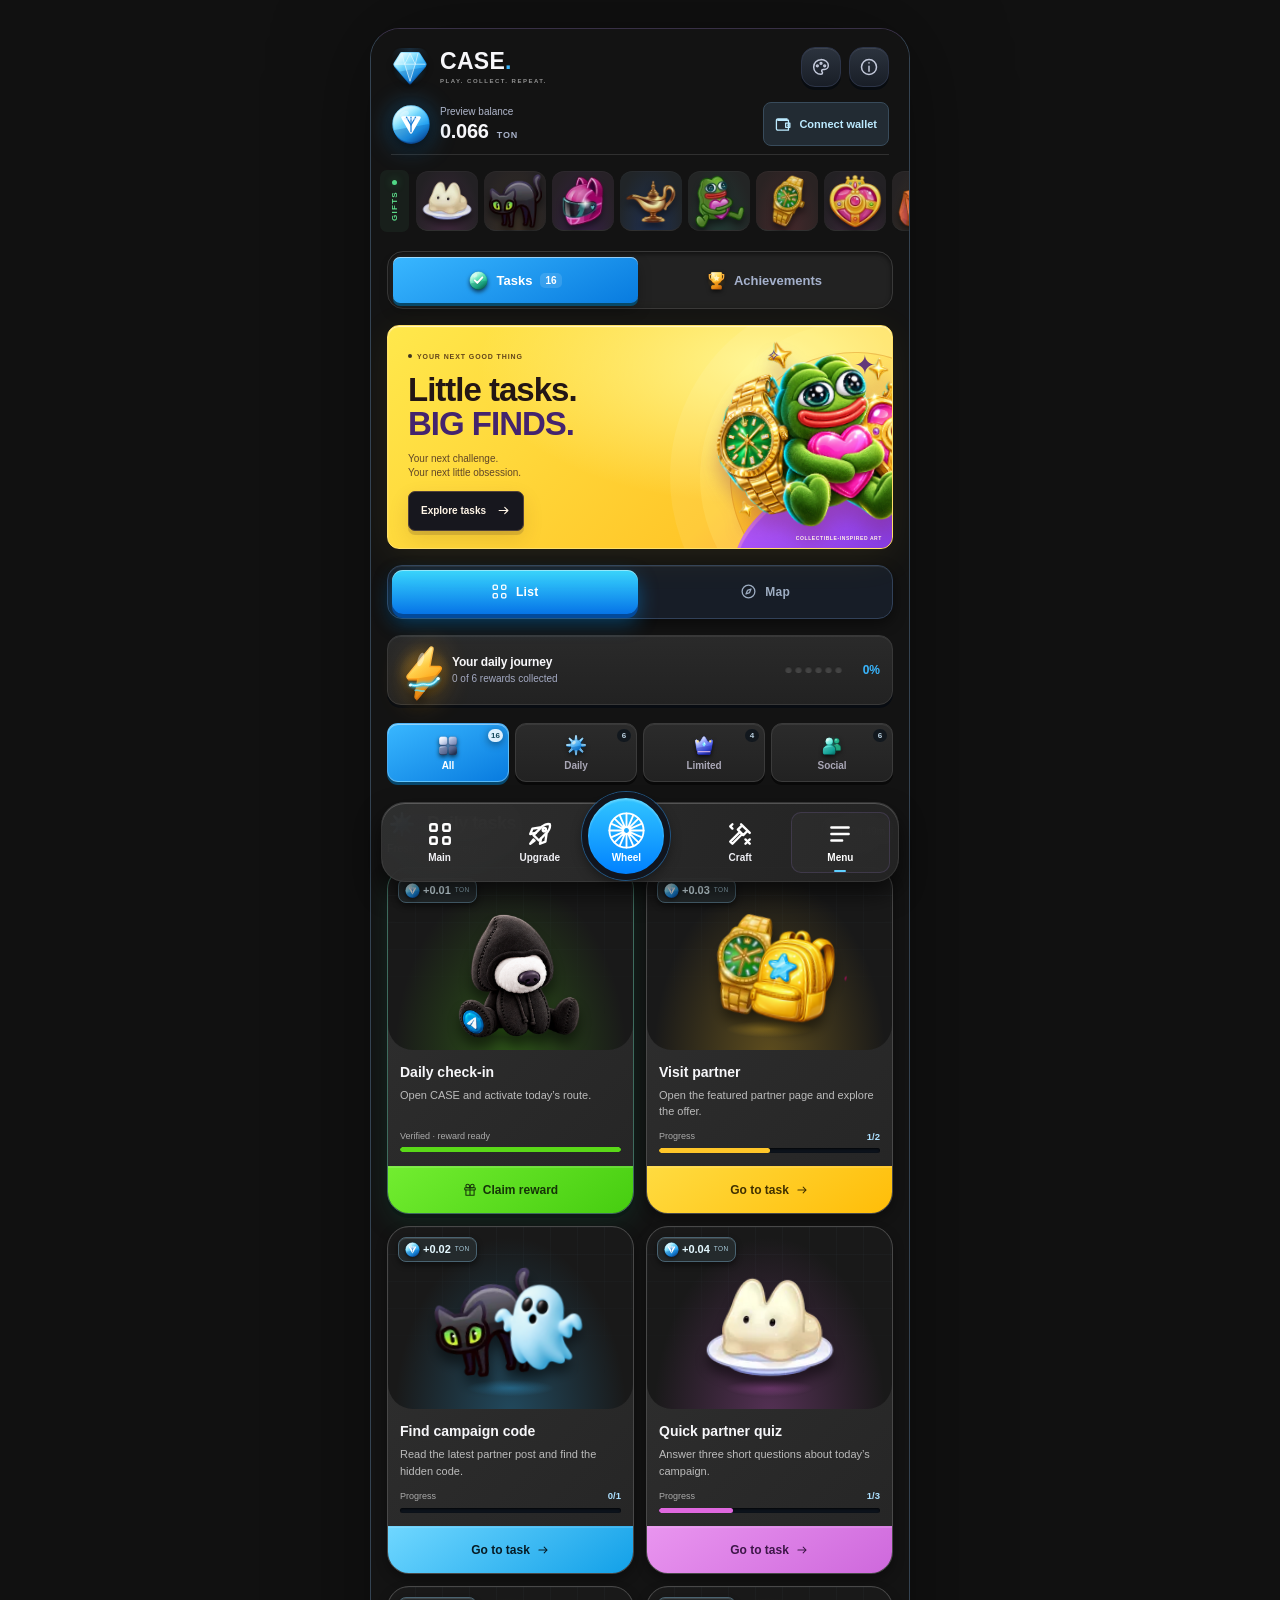
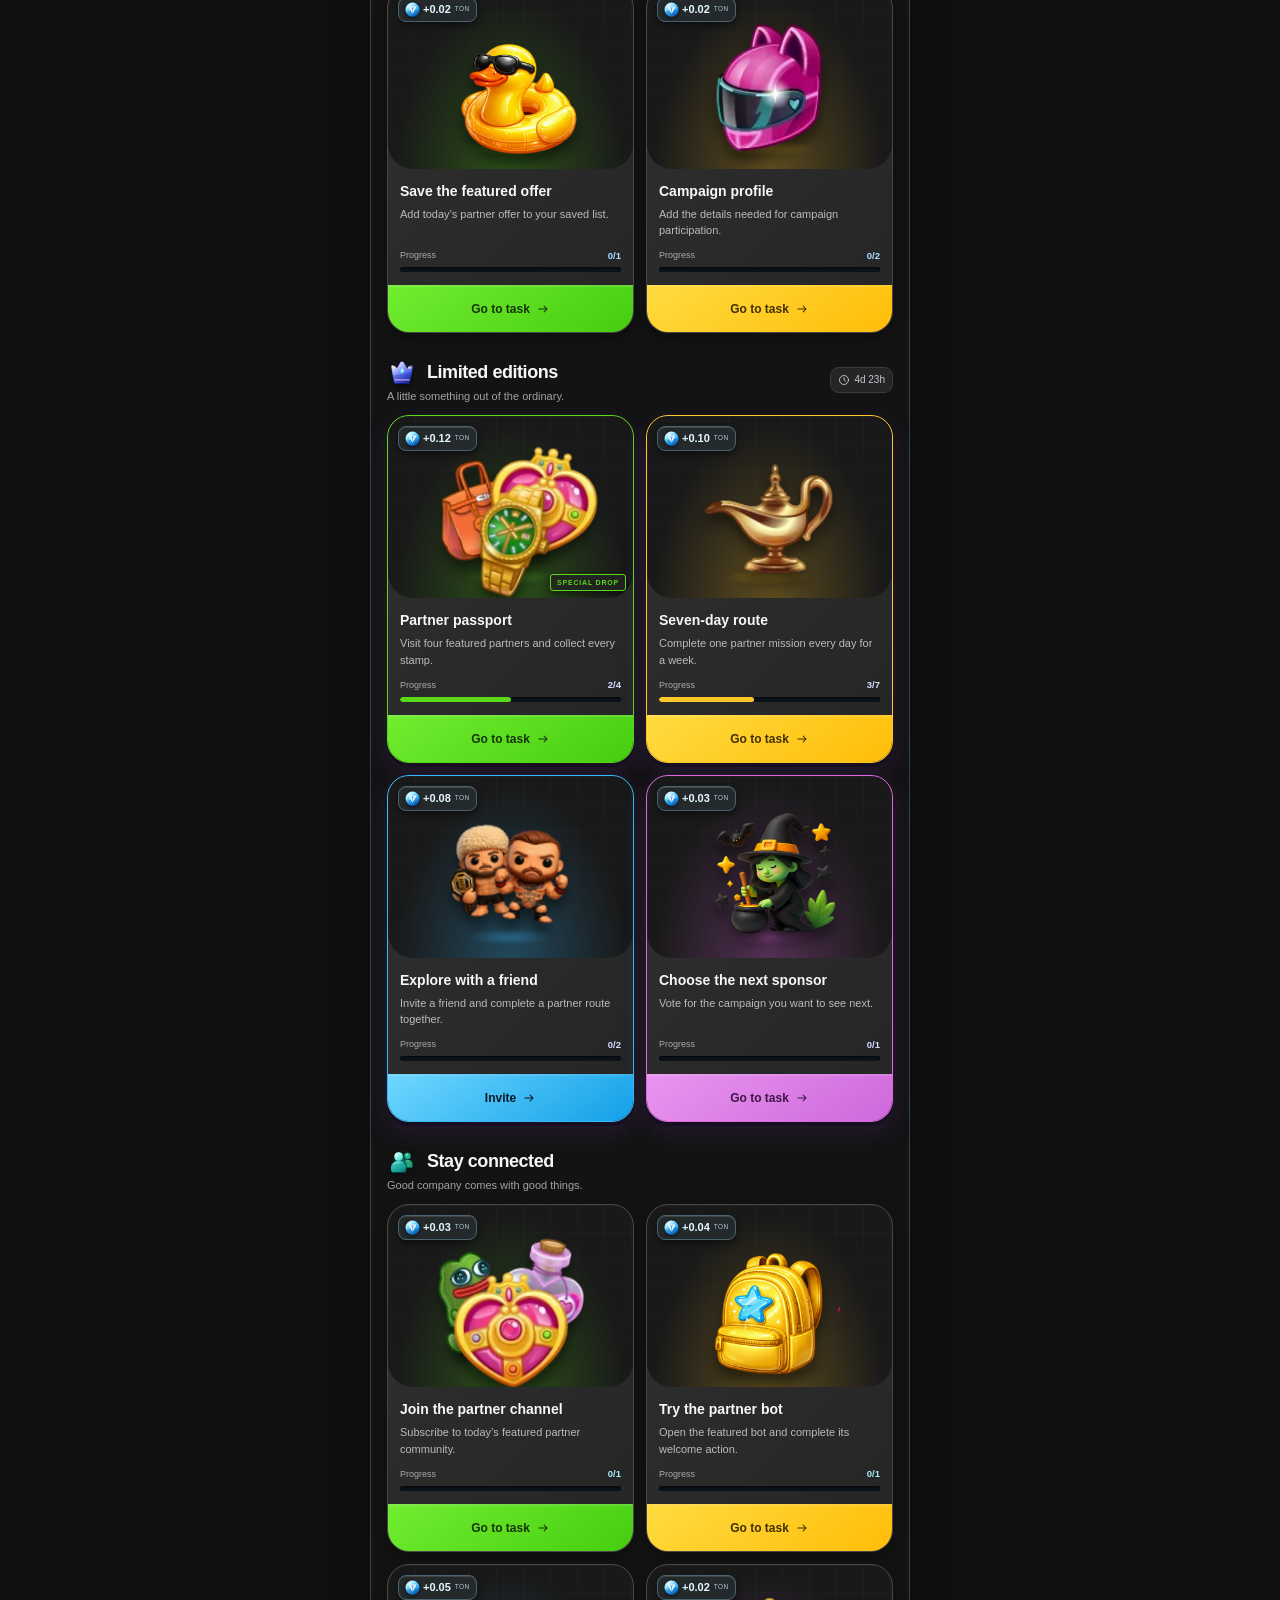
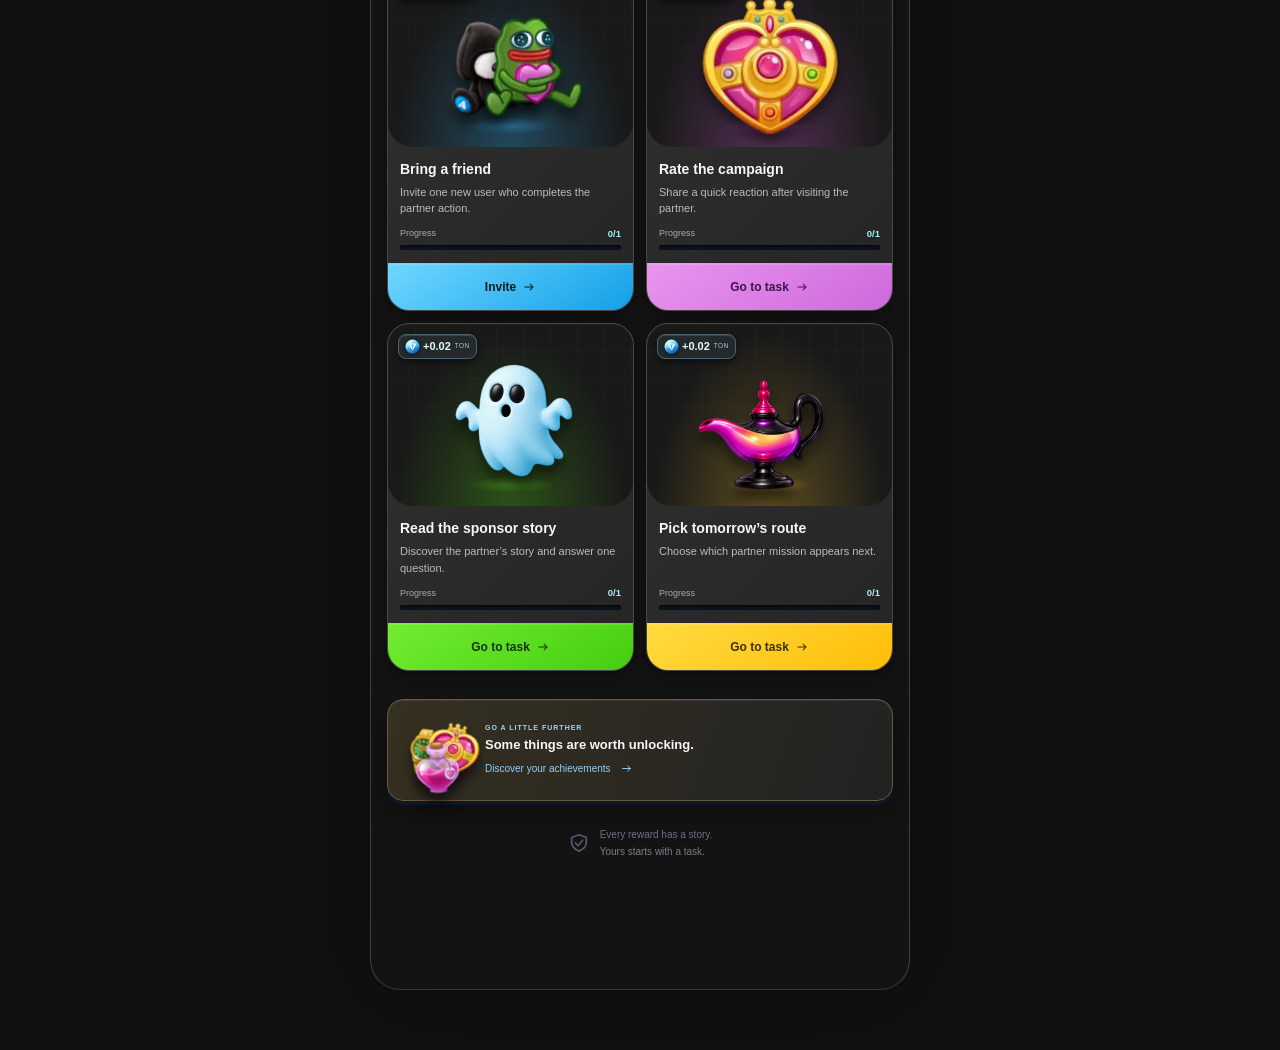
<file: index.html>
<!doctype html>
<html lang="en"><head><meta charset="utf-8"><meta name="viewport" content="width=device-width, initial-scale=1, viewport-fit=cover"><meta name="theme-color" content="#070b15"><meta name="color-scheme" content="dark"><title>CASE — Tasks & Rewards</title><meta name="description" content="CASE tasks, achievements and collectible rewards."><link rel="icon" href="assets/favicon-v2.svg" type="image/svg+xml"><link rel="stylesheet" href="styles.css?v=15"><link rel="stylesheet" href="mission.css?v=15"><link rel="stylesheet" href="nft.css?v=15"><link rel="stylesheet" href="road.css?v=15"></head><body><a class="skip-link" href="#tasks-content">Skip to rewards</a><div id="case-tasks-root"></div><script type="module">
import { mountCaseTasks } from './scripts/app.js?v=15';
const host = window.CASE_TASKS_HOST;
const displayHost = host || (await import('./preview/host.js?v=15')).createPreviewHost();
window.caseTasks = mountCaseTasks(document.getElementById('case-tasks-root'), {host:displayHost,review:!host,embedded:window.CASE_TASKS_EMBEDDED === true});
if(!host) document.querySelector('.balance-control small').textContent='Preview balance';
</script><noscript><p class="no-script">Please enable JavaScript to open your rewards.</p></noscript></body></html>
</file>
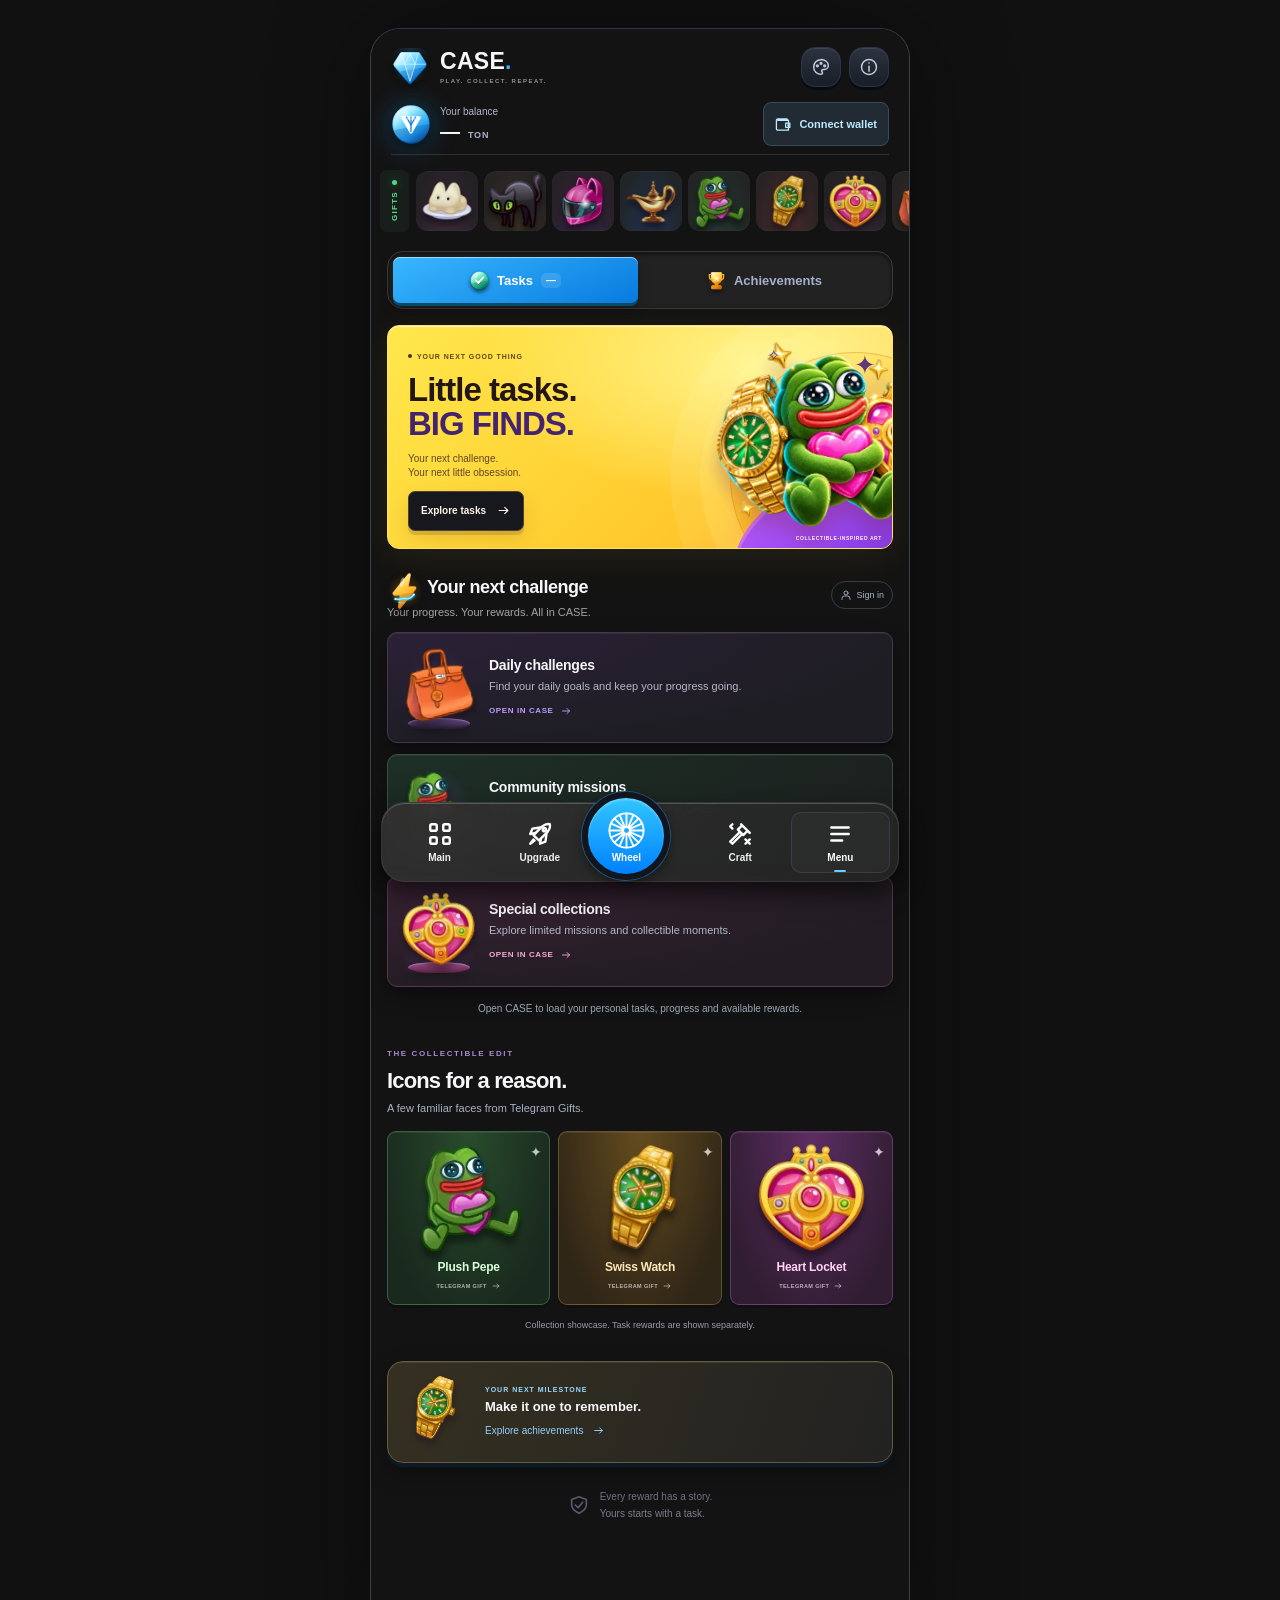
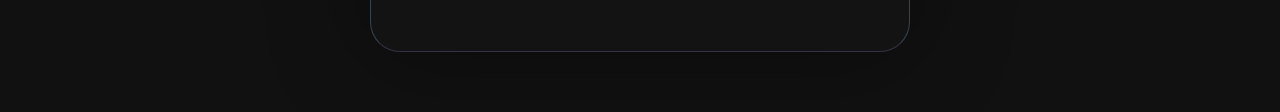
<file: embed.html>
<!doctype html>
<html lang="en"><head><meta charset="utf-8"><meta name="viewport" content="width=device-width, initial-scale=1, viewport-fit=cover"><meta name="theme-color" content="#070b15"><meta name="color-scheme" content="dark"><title>CASE — Tasks & Rewards</title><meta name="description" content="Explore CASE tasks, achievements and Telegram collectibles. Open CASE to see your personal progress and rewards."><link rel="icon" href="assets/favicon-v2.svg" type="image/svg+xml"><link rel="stylesheet" href="styles.css?v=15"><link rel="stylesheet" href="mission.css?v=15"><link rel="stylesheet" href="nft.css?v=15"><link rel="stylesheet" href="road.css?v=15"></head><body><a class="skip-link" href="#tasks-content">Skip to rewards</a><div id="case-tasks-root"></div><script type="module" src="scripts/main.js?v=15"></script><noscript><p class="no-script">Please enable JavaScript to open your rewards.</p></noscript></body></html>
</file>
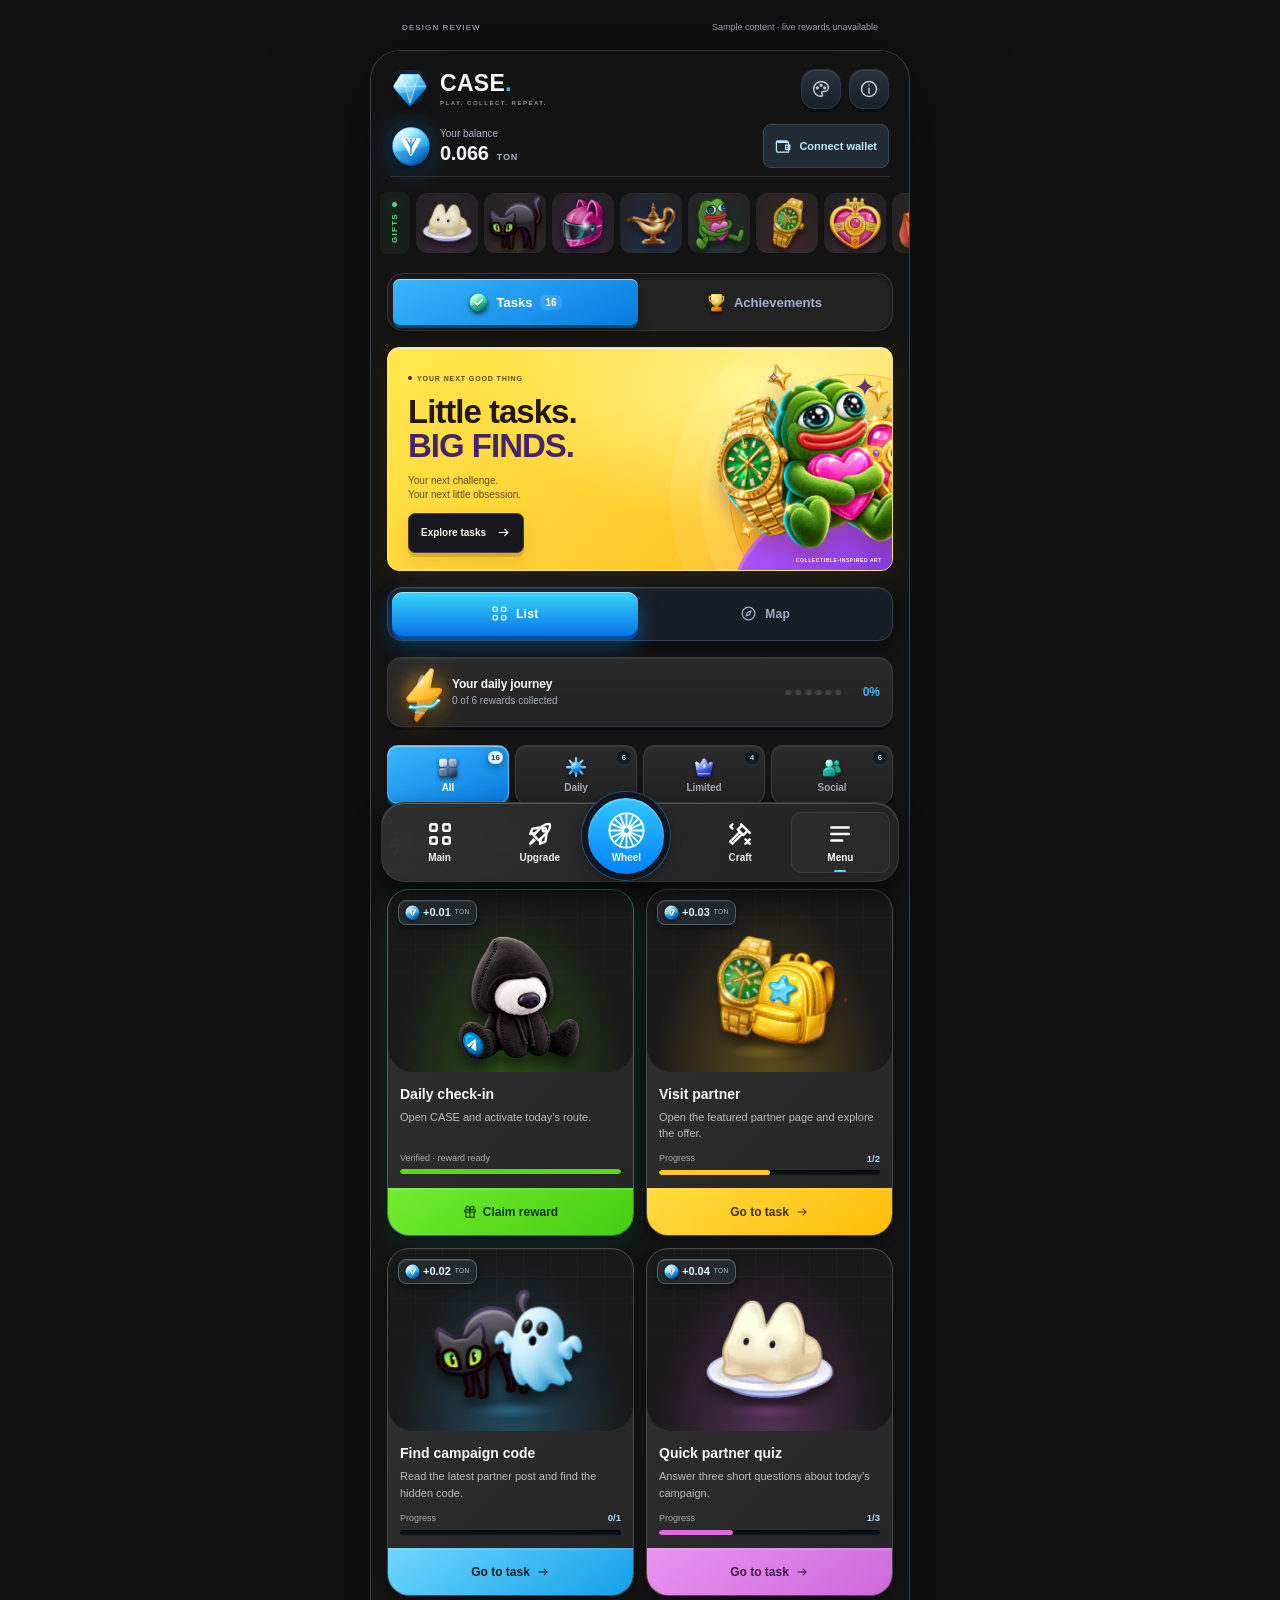
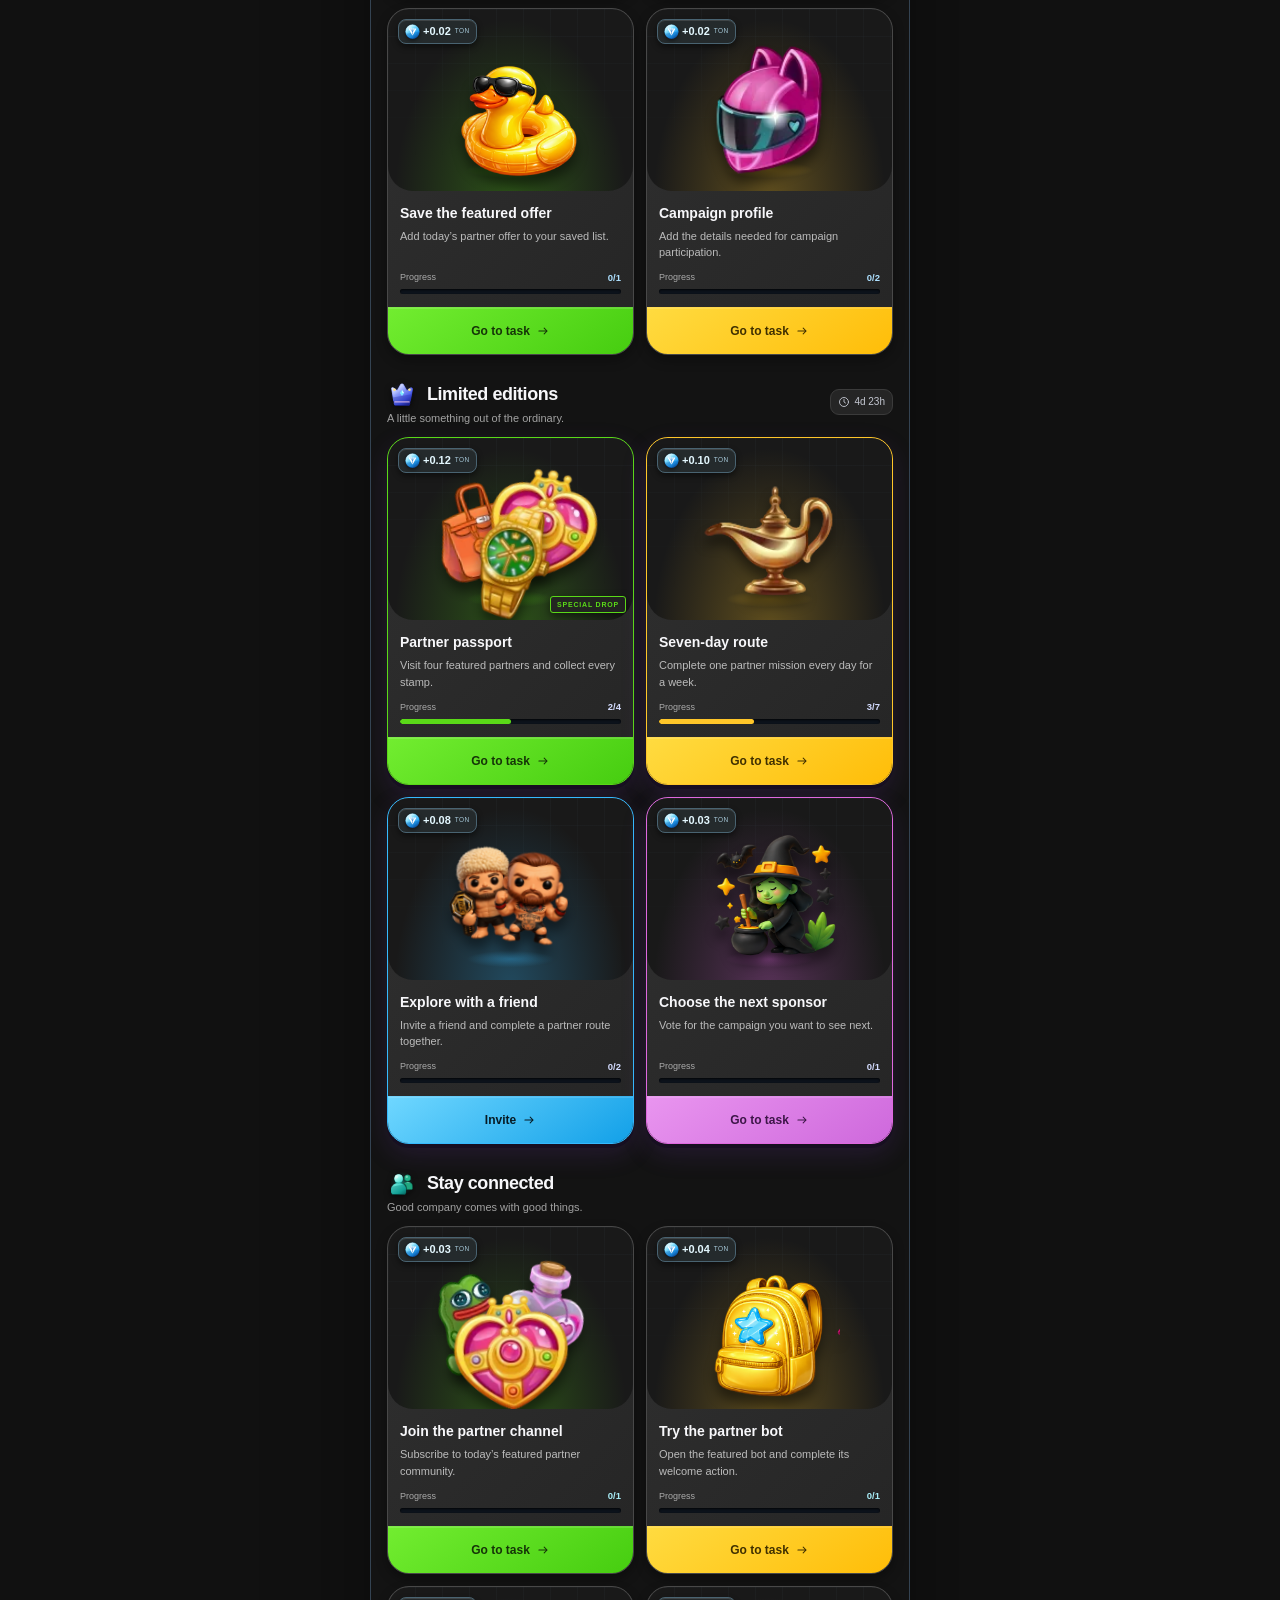
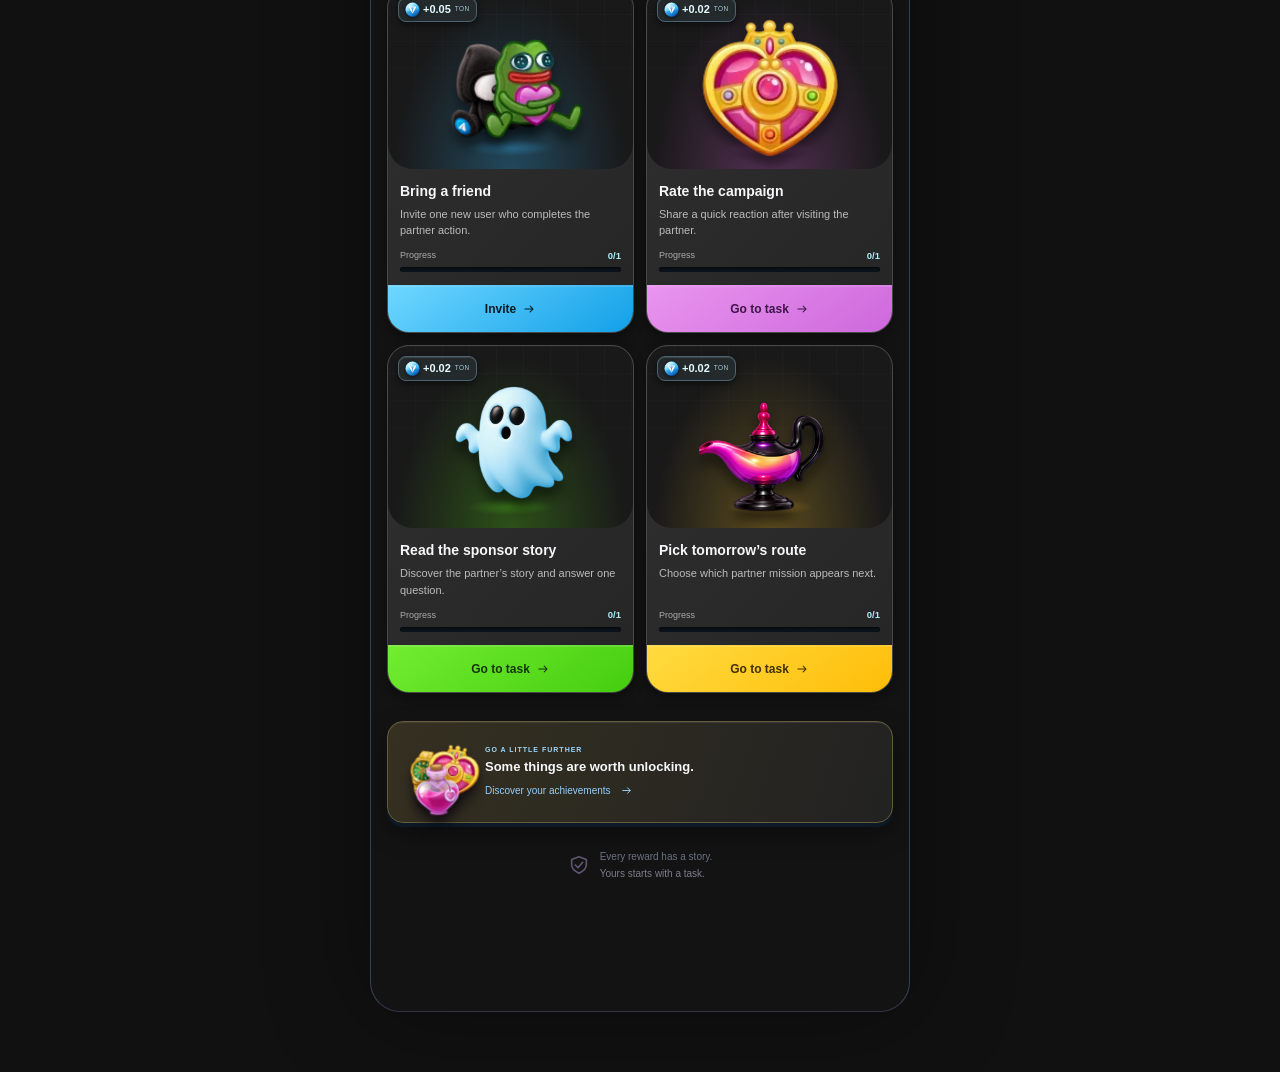
<file: preview.html>
<!doctype html>
<html lang="en">
<head>
  <meta charset="utf-8">
  <meta name="viewport" content="width=device-width, initial-scale=1, viewport-fit=cover">
  <meta name="theme-color" content="#070b15">
  <meta name="color-scheme" content="dark">
  <title>CASE — Rewards · Design review</title>
  <link rel="icon" href="assets/favicon-v2.svg" type="image/svg+xml">
  <link rel="stylesheet" href="styles.css">
<link rel="stylesheet" href="mission.css?v=15"><link rel="stylesheet" href="nft.css?v=15"><link rel="stylesheet" href="road.css?v=15"></head>
<body>
  <a class="skip-link" href="#tasks-content">Skip to rewards</a>
  <div class="review-strip"><span>DESIGN REVIEW</span><span>Sample content · live rewards unavailable</span></div>
  <div id="case-tasks-root"></div>
  <script type="module">
    import { createPreviewHost } from './preview/host.js';
    import { mountCaseTasks } from './scripts/app.js';
    window.caseTasks = mountCaseTasks(document.getElementById('case-tasks-root'), {
      host: createPreviewHost(), review: true
    });
  </script>
</body>
</html>
</file>
<file: styles.css>
@charset "UTF-8";
:root{color-scheme:dark;font-family:Inter,"Segoe UI",Arial,sans-serif;font-synthesis:none;color:#f5f3ff;background:#060912;font-size:16px;-webkit-font-smoothing:antialiased}
*{box-sizing:border-box}body{margin:0;background:radial-gradient(ellipse at 50% 0,#17102c 0,transparent 45%),#060912}button,a,input,select{-webkit-tap-highlight-color:transparent}button{font:inherit;color:inherit;cursor:pointer;touch-action:manipulation}button:disabled{cursor:default}button,a{transition:background .18s,border-color .18s,box-shadow .18s,opacity .18s}button:focus-visible,a:focus-visible{outline:3px solid #8fe5ff;outline-offset:4px}button:active:not(:disabled){filter:brightness(.85)}button{border:0}a{color:inherit}svg{width:24px;height:24px;display:block;flex-shrink:0}img{max-width:100%}h1,h2,h3,p{margin:0}[hidden]{display:none!important}.skip-link{position:fixed;top:-100px;left:12px;z-index:100;background:#b2eaff;color:#101020;padding:14px;border-radius:10px}.skip-link:focus{top:12px}.review-strip{max-width:480px;margin:0 auto;display:flex;justify-content:space-between;align-items:center;padding:10px 18px;font-size:9px;color:#aeb4c7;gap:10px;background:#10141e;border-bottom:1px solid #252b39}.review-strip>span:first-child{font-size:8px;letter-spacing:1.1px;color:#d5d1eb;white-space:nowrap}.review-strip>span:last-child{text-align:right}
.case-app{--bg:#090d18;--surface:#111726;--line:#283044;--muted:#a1aec6;--violet:#8054ff;--cyan:#70dcff;--green:#82ecc2;--safe-bottom:max(env(safe-area-inset-bottom,0px),var(--tg-content-safe-area-inset-bottom,0px));max-width:480px;margin:auto;min-height:100svh;position:relative;background:radial-gradient(ellipse at 100% 0,#22144455,transparent 30%),var(--bg);isolation:isolate}
.case-app button:disabled{opacity:.5}.app-header{display:flex;align-items:center;justify-content:space-between;padding:21px 22px 17px}.brand{display:flex;align-items:center;gap:10px;text-decoration:none;font-size:23px;font-weight:900;letter-spacing:1px;line-height:1}.brand>img{width:40px;height:40px;filter:drop-shadow(0 0 15px #8c4bff40)}.brand small{display:block;margin-top:6px;font-size:7px;letter-spacing:1.6px;font-weight:600;color:#aa9fc5}.brand-dot{color:#ae86ff}.icon-btn{display:grid;place-items:center;background:#171c2b;border:1px solid #2c3448;border-radius:50%;width:44px;height:44px;color:#c2c8da}.icon-btn svg{width:20px;height:20px}.balance-bar{display:flex;justify-content:space-between;align-items:center;margin:0 22px 16px;padding-bottom:15px;border-bottom:1px solid #242839}.balance-control{display:flex;align-items:center;gap:9px;background:none;padding:0;min-height:44px;text-align:left}.balance-control small{font-size:10px;color:var(--muted);display:block;margin-bottom:3px}.balance-control strong{font-size:19px;letter-spacing:-.3px;font-variant-numeric:tabular-nums}.balance-control strong>span{font-size:9px;color:#a8b2c9;letter-spacing:.8px;margin-left:3px}.token-token{display:grid;place-items:center;background:linear-gradient(130deg,#2789d5,#2941af);box-shadow:inset 0 1px 1px #9aedff90,0 0 14px #0a74ff15;width:38px;height:38px;border:1px solid #4c96d9;border-radius:50%;color:#aeedff}.token-token svg{width:23px;height:23px;fill:#83dfff22}.topup-btn{display:flex;align-items:center;gap:7px;min-height:44px;padding:9px 16px;background:#231940;border:1px solid #6742a6;border-radius:12px;font-size:12px;font-weight:700;color:#d7c1ff}.topup-btn svg{width:17px;height:17px}.topup-btn:hover{background:#32224f}
.case-app main{padding:0 20px calc(121px + var(--safe-bottom))}.title-row{display:flex;align-items:center;justify-content:space-between;gap:12px;margin:22px 0 21px}.overline{font-size:8px;font-weight:700;letter-spacing:1.3px;color:#a7a3c1}.title-row h1{font-size:29px;letter-spacing:-1.1px;line-height:1.2;font-weight:800;margin-top:9px}.title-row h1>span{color:#c6a9ff}.title-star{font-size:39px;color:#b080ff;text-shadow:0 0 22px #9c5fff80;transform:rotate(15deg)}.main-tabs{display:grid;grid-template-columns:1fr 1fr;gap:6px;padding:5px;background:#101524;border:1px solid #283046;border-radius:16px;margin-bottom:16px}.main-tabs>button{display:flex;align-items:center;justify-content:center;gap:8px;min-height:44px;border-radius:11px;background:none;color:#a5b1cc;font-weight:700;font-size:13px}.main-tabs>button>svg{width:18px;height:18px}.main-tabs>button[aria-selected=true]{background:linear-gradient(110deg,#7d43f7,#6044ec);box-shadow:inset 0 1px 1px #dfb7ff80,0 4px 15px #6434da35;color:#fff}.tab-count{font-size:10px;background:#ffffff20;padding:2px 5px;border-radius:5px}.hero{position:relative;isolation:isolate;border:1px solid #6141a6;border-radius:22px;background:radial-gradient(ellipse at 92% 58%,#6a2ed277 0,transparent 65%),linear-gradient(118deg,#19142c,#211544 70%,#26125a);min-height:230px;overflow:hidden}.hero-copy{position:relative;z-index:3;padding:22px 19px 23px;width:65%;pointer-events:none}.hero-copy button{pointer-events:auto}.hero-badge{display:inline-flex;gap:5px;align-items:center;color:#d0b3ff;font-size:7px;letter-spacing:1px;font-weight:700}.hero-badge i{width:4px;height:4px;background:#c9acff;border-radius:50%;box-shadow:0 0 8px #bb83ff}.hero h2{font-size:31px;line-height:1.04;letter-spacing:-1.1px;margin-top:13px;font-weight:850}.hero h2 span{background:linear-gradient(90deg,#c0a0ff,#f2bcff);background-clip:text;color:transparent}.hero p{font-size:11px;line-height:1.55;color:#c0b5d7;margin:11px 0 13px}.hero-cta{display:inline-flex;align-items:center;gap:13px;min-height:44px;padding:11px 15px;background:#ebe0ff;color:#271048;border:1px solid #fff5ff88;border-radius:11px;font-size:11px;font-weight:800;box-shadow:0 4px 15px #08001530}.hero-cta:hover{background:#fff}.hero-cta svg{width:15px;height:15px}.hero-art{position:absolute;width:240px;height:240px;object-fit:contain;right:-54px;bottom:2px;z-index:2;filter:drop-shadow(0 10px 14px #08001a55);transform:rotate(8deg);pointer-events:none}.hero-orbit{width:235px;height:235px;position:absolute;right:-90px;top:-79px;border:1px solid #b791ff25;border-radius:50%;box-shadow:0 0 0 25px #bb88ff08,0 0 0 65px #bb88ff04}.hero-spark{position:absolute;z-index:2;color:#bb96ff;text-shadow:0 0 14px #a858ff}.spark-one{right:17px;top:29px;font-size:22px}.spark-two{right:135px;top:21px;font-size:14px}.hero-edition{position:absolute;bottom:10px;right:14px;font-size:6px;letter-spacing:1.5px;color:#9984b7;z-index:2}
.journey{display:flex;align-items:center;gap:10px;padding:19px 0 17px;border-bottom:1px solid #29283b}.journey-icon{width:34px;height:34px;display:grid;place-items:center;background:#291f3c;border-radius:11px;color:#c2a2ff}.journey-icon svg{width:20px;height:20px}.journey strong{font-size:12px;display:block}.journey small{display:block;color:#a4aac3;font-size:10px;margin-top:4px}.journey-dots{display:flex;gap:4px;margin-left:auto}.journey-dots>span{width:15px;height:5px;border-radius:3px;background:#302b45}.journey-dots>span.done{background:#a479ff;box-shadow:0 0 7px #7545d35c}.journey-dots svg{display:none}.filter-bar{display:flex;gap:5px;align-items:center;padding:17px 0 10px;scroll-margin-top:18px}.filter-bar button{display:flex;align-items:center;justify-content:center;gap:6px;min-height:44px;padding:10px 13px;background:none;border:1px solid transparent;border-radius:10px;font-size:11px;font-weight:650;color:#a4acc3;flex:1}.filter-bar button[aria-pressed=true]{background:#241c39;border-color:#543b79;color:#ebdcff}.filter-bar button>span{font-size:9px;background:#8152e8;padding:2px 5px;border-radius:5px;color:white}.group-heading{display:flex;gap:8px;align-items:center;justify-content:space-between;margin:19px 0 12px}.group-heading h2{display:flex;align-items:center;gap:7px;font-size:16px;letter-spacing:-.35px}.group-heading h2 svg{width:19px;height:19px;color:#c7b3ef}.group-heading p{font-size:10px;color:#929bb5;margin-top:5px}.time-pill{display:flex;align-items:center;gap:4px;white-space:nowrap;font-size:10px;color:#c1bbd7;background:#161b2b;border:1px solid #2c3147;border-radius:20px;padding:7px 8px;font-variant-numeric:tabular-nums}.time-pill svg{width:12px;height:12px}.task-list{display:grid;gap:10px}.task-card{display:grid;grid-template-columns:54px minmax(0,1fr) auto;grid-template-areas:"art info info" "progress progress action";gap:12px 11px;padding:15px;border:1px solid #293348;border-radius:18px;background:linear-gradient(112deg,#141a2b,#0e1422);position:relative;overflow:hidden;transition:border-color .18s}.task-card:hover{border-color:#494563}.task-card.ready{border-color:#306660;background:linear-gradient(115deg,#122c2b,#101b27)}.task-card.limited-card{border-color:#654397;background:radial-gradient(ellipse at 0 0,#44257770,transparent 75%),linear-gradient(115deg,#191429,#111326)}.task-art{grid-area:art;display:grid;place-items:center;width:54px;height:58px;border:1px solid #5d3dad;border-radius:14px;background:radial-gradient(ellipse at 50% 100%,#5231ad,transparent 85%),linear-gradient(140deg,#261943,#171630);box-shadow:inset 0 1px 1px #ba8fff20;padding:6px}.collectible{width:100%;height:100%;filter:drop-shadow(1px 4px 2px #08042055)}.task-art .collectible{width:42px;height:42px}.task-art>img{width:50px;height:50px;object-fit:contain}.task-info{grid-area:info;min-width:0;position:relative}.task-info h3{font-size:14px;line-height:1.3;letter-spacing:-.2px}.task-info h3 button{font:inherit;font-weight:700;line-height:inherit;text-align:left;background:none;padding:0;min-height:24px;position:relative}.task-info h3 button:before{content:"";position:absolute;inset:-5px 0}.task-info p{font-size:11px;color:#a1aec7;line-height:1.45;margin:4px 0 8px;max-width:290px}.reward-pill{display:inline-flex;align-items:center;gap:4px;color:#83e4ff;border:1px solid #325375;border-radius:8px;padding:4px 6px;background:linear-gradient(100deg,#15354a77,#1b234277);font-size:12px;font-weight:750;white-space:nowrap;line-height:1}.reward-pill>svg{width:13px;height:13px;fill:#60cfff33;stroke-width:2}.reward-pill small{font-size:7px;letter-spacing:.4px;color:#a9c2d8;font-weight:500;margin-left:2px}.task-action{grid-area:action;align-self:center}.task-btn,.claim-btn{display:flex;align-items:center;justify-content:center;gap:6px;min-height:44px;border:1px solid #9270ff66;border-radius:10px;padding:10px 12px;background:linear-gradient(125deg,#7543ef,#5638d1);box-shadow:inset 0 1px 1px #d9bcff40;font-size:11px;font-weight:700;white-space:nowrap}.task-btn:hover{background:linear-gradient(125deg,#8c5cff,#6948e5)}.task-btn>svg,.claim-btn>svg{width:14px;height:14px}.task-btn>svg{order:2}.claim-btn{color:#bbffe5;background:linear-gradient(135deg,#205c4f,#17473f);border-color:#55a389;box-shadow:inset 0 1px 1px #a2ffcf22}.claim-btn:hover{background:#286552}.task-progress{grid-area:progress;align-self:center;min-width:0;padding-right:10px}.status-label{font-size:10px;display:flex;align-items:center;justify-content:space-between;gap:5px;color:#a2a9c0;margin-bottom:7px;line-height:1.4}.status-label strong{font-size:10px;color:#c7b6ed;font-weight:600}.status-ready{color:#8be3c5}.status-error{color:#ffc6b9}.progress-track{height:5px;overflow:hidden;border-radius:8px;background:#252c42}.progress-track>span{display:block;height:100%;background:linear-gradient(90deg,#6c37ed,#b48aff);border-radius:inherit;transition:width .3s}.ready .progress-track>span{background:linear-gradient(90deg,#378d79,#8aedc5)}.is-complete .task-art{filter:saturate(.5)}.featured-tag{font-size:7px;font-weight:800;letter-spacing:.8px;display:inline-block;margin-bottom:5px;border-radius:4px;background:#6942d6;color:#ede2ff;padding:3px 5px}.discovery-banner{margin-top:25px;display:flex;align-items:center;gap:13px;text-align:left;width:100%;padding:15px 14px;background:radial-gradient(ellipse at 5% 110%,#6940b966,transparent 80%),#18172e;border:1px solid #524077;border-radius:18px}.discovery-art{width:55px;height:61px;flex-shrink:0;transform:rotate(-10deg)}.discovery-banner>span:last-child{min-width:0}.discovery-banner small{color:#bd9ff0;font-size:7px;letter-spacing:1px;font-weight:750;display:block;margin-bottom:5px}.discovery-banner strong{font-size:13px;line-height:1.4;display:block}.discovery-banner>span>span{display:flex;align-items:center;gap:9px;font-size:10px;color:#b0a0ce;margin-top:7px}.discovery-banner svg:not(.collectible){width:13px;height:13px}.content-footer{display:flex;align-items:center;justify-content:center;gap:10px;margin:25px 0 8px;color:#929ab2}.content-footer>svg{width:22px;height:22px;color:#827296}.content-footer p{font-size:10px;line-height:1.7}.content-footer strong{font-weight:500;color:#aba7be}
.app-nav{position:fixed;left:50%;bottom:calc(12px + var(--safe-bottom));transform:translateX(-50%);width:calc(100% - 24px);max-width:454px;min-height:72px;padding:5px;display:grid;grid-template-columns:repeat(5,1fr);gap:3px;background:linear-gradient(135deg,#161b2aef,#101520f5);border:1px solid #384056;border-radius:23px;box-shadow:0 10px 35px #0009;backdrop-filter:blur(20px);z-index:20}.app-nav button{background:none;position:relative;display:flex;align-items:center;justify-content:center;flex-direction:column;gap:7px;border-radius:17px;color:#b0b9d0;font-size:9px;font-weight:650;min-height:60px;padding:6px 2px}.app-nav button svg{width:22px;height:22px}.app-nav [aria-current=page]{background:radial-gradient(ellipse at 50% 0,#6b3ee466,transparent 100%),#201c37;color:#cbb0ff;border:1px solid #7150b860;box-shadow:inset 0 1px 1px #a270ff33}.app-nav [aria-current=page]>svg{filter:drop-shadow(0 0 5px #8955faaa)}.app-nav i{position:absolute;bottom:-3px;width:12px;height:2px;border-radius:2px;background:#b086ff}.is-embedded .app-header,.is-embedded .balance-bar,.is-embedded .app-nav{display:none}.is-embedded main{padding-bottom:28px}
.achievement-intro{display:flex;align-items:center;gap:15px;background:radial-gradient(ellipse at 5% 50%,#50316d55,transparent 80%);padding:21px 4px 26px}.achievement-intro>span{width:90px;height:98px;flex-shrink:0}.achievement-intro h2{font-size:23px;letter-spacing:-.7px;line-height:1.2;margin:8px 0}.achievement-intro p:not(.overline){font-size:11px;color:#b2a5ca}.achievement-grid{display:grid;grid-template-columns:repeat(2,minmax(0,1fr));gap:12px}.achievement-card{display:flex;flex-direction:column;align-items:center;text-align:center;min-width:0;padding:13px 13px 10px;background:radial-gradient(ellipse at 50% 0,#4b2f7038,transparent 60%),#131626;border:1px solid #35304d;border-radius:18px}.achievement-card.unlocked{border-color:#566759;background:radial-gradient(ellipse at 50% 0,#54673b38,transparent 60%),#151e23}.achievement-status{height:18px;color:#a8a0be;letter-spacing:1px;font-size:7px;font-weight:700;display:flex;align-items:center;gap:4px}.unlocked .achievement-status{color:#b5e1b2;letter-spacing:.3px;font-size:9px}.achievement-status svg{width:12px;height:12px}.achievement-art{width:88px;height:96px;padding:8px;background:none;margin:8px 0;filter:drop-shadow(0 0 12px #9356ff25)}.achievement-card h3{font-size:14px;letter-spacing:-.2px;line-height:1.3}.achievement-card>p{color:#a4a9c0;font-size:11px;line-height:1.5;margin:7px 0 12px;min-height:34px}.achievement-progress{width:100%;margin:auto 0 12px}.achievement-progress>span{font-size:10px;color:#c2b3dc;display:block;margin-bottom:6px}.achievement-button{width:100%;display:flex;justify-content:center;align-items:center;gap:7px;background:none;color:#d7c5f7;font-size:10px;margin-top:8px;min-height:44px}.achievement-button svg{width:13px;height:13px}.sync-warning{font-size:11px;color:#ffdab3;padding:12px;margin-top:14px;background:#362a20;border:1px solid #635039;border-radius:11px}.sync-warning button{min-height:44px;background:none;color:#ffe6c8;text-decoration:underline}.state-panel{display:flex;flex-direction:column;align-items:center;text-align:center;padding:35px 22px;border:1px solid #353249;border-radius:18px;margin:22px 0;background:#151524}.state-panel>svg{width:30px;height:30px;color:#b699e8;margin-bottom:15px}.state-panel h2{font-size:20px;letter-spacing:-.5px}.state-panel p{font-size:13px;color:#afa7c4;line-height:1.7;margin:10px 0 18px;max-width:280px}.secondary-btn{min-height:44px;display:inline-flex;align-items:center;justify-content:center;gap:9px;background:#302448;border:1px solid #635180;padding:11px 18px;border-radius:12px;font-size:13px;font-weight:700}.secondary-btn svg{width:16px;height:16px}.loading-card{height:143px;border-radius:18px;background:linear-gradient(100deg,#131829,#23233a,#131829);background-size:200% 100%;margin-top:15px;animation:shimmer 1.5s infinite}
.sheet{color:#f4f0ff;background:radial-gradient(ellipse at 50% 0,#31204d 0,transparent 70%),#141522;width:min(480px,100%);max-width:100%;max-height:90svh;border:1px solid #514566;border-radius:26px 26px 0 0;padding:26px 24px calc(28px + var(--safe-bottom));margin:auto auto 0;overscroll-behavior:contain;box-shadow:0 -20px 100px #0009;overflow-y:auto}.sheet::backdrop{background:#04050dc7;backdrop-filter:blur(6px)}.sheet-grip{width:34px;height:4px;background:#61536f;position:absolute;top:9px;left:calc(50% - 17px);border-radius:4px}.close-sheet{position:absolute;right:12px;top:15px;background:#29243a;z-index:2}.sheet-content{padding-top:10px}.detail-art{width:80px;height:83px;margin:0 0 15px;padding:8px;border:1px solid #7249a870;border-radius:21px;background:radial-gradient(ellipse at 50% 100%,#8146cc55,transparent 80%)}.detail-eyebrow{font-size:8px;letter-spacing:1.2px;color:#b69bd4;font-weight:700;display:block;margin-bottom:9px}.sheet h2{font-size:28px;font-weight:800;letter-spacing:-1px;line-height:1.15;padding-right:18px}.sheet h2>small{font-size:14px;color:#bc9dea;letter-spacing:0}.sheet p{font-size:14px;line-height:1.65;color:#b9b2c9;margin:13px 0}.detail-reward{display:flex;align-items:center;justify-content:space-between;gap:10px;margin:22px 0;padding:15px;background:#1b2638;border:1px solid #3c5579;border-radius:14px}.detail-reward>span{font-size:13px;color:#aebfd8}.detail-reward strong{display:flex;align-items:center;gap:5px;font-size:20px;color:#81defd}.detail-reward svg{width:19px;height:19px}.detail-reward small{font-size:9px;font-weight:600;letter-spacing:.5px;color:#afc0d5}.detail-progress{display:flex;justify-content:space-between;font-size:12px;color:#c4b7dd;margin-bottom:9px;gap:15px}.detail-progress strong{color:#d8c8f9;font-weight:600;white-space:nowrap}.detail-expiry{display:flex;align-items:center;gap:5px;font-size:11px!important}.detail-expiry svg{width:14px;height:14px}.primary-btn{background:linear-gradient(115deg,#8c52fa,#5f3be3);border:1px solid #ae88ff88;box-shadow:inset 0 1px 1px #ead4ff45,0 5px 18px #3c158d40;min-height:48px;padding:12px 18px;border-radius:12px;display:flex;gap:10px;align-items:center;justify-content:center;font-size:13px;font-weight:750}.primary-btn svg{width:18px;height:18px}.full-width{width:100%;margin-top:22px}.quiet-note{font-size:10px!important;text-align:center;color:#a79fbb!important}.inline-message{border:1px solid #59505b;background:#2b2530;padding:12px;border-radius:11px;font-size:12px!important;color:#d4c5d9!important}.help-steps{list-style:none;padding:0;margin:23px 0}.help-steps li{display:flex;gap:12px;align-items:flex-start;margin:19px 0}.help-steps li>span{width:30px;min-height:30px;border-radius:9px;display:grid;place-items:center;background:#402b60;font-size:11px;color:#d1b4fa;flex-shrink:0}.help-steps strong{font-size:14px}.help-steps p{font-size:12px;margin:5px 0}.toast{position:fixed;left:50%;bottom:calc(103px + var(--safe-bottom));z-index:60;transform:translate(-50%,12px);opacity:0;pointer-events:none;background:#e9defa;color:#281d3b;border:1px solid #f8f2ff;border-radius:12px;font-size:12px;padding:13px 17px;max-width:calc(100vw - 34px);width:max-content;box-shadow:0 10px 25px #0007;transition:opacity .2s,transform .2s}.toast.visible{opacity:1;transform:translate(-50%,0)}.no-script{padding:28px}.case-app:has(dialog[open]){isolation:auto}body:has(.case-app dialog[open]){overflow:hidden}#tasks-content{scroll-margin-top:12px}
@keyframes shimmer{to{background-position:-200% 0}}
@media(min-width:600px){body{background:radial-gradient(ellipse at 50% 12%,#25173a 0,#0a0d18 42%,#050710 80%)}.case-app{margin:28px auto 60px;border:1px solid #383046;border-radius:30px;overflow:hidden;box-shadow:0 20px 100px #0008}.review-strip{margin:22px auto -10px;background:none;border:0;padding:0 2px}.app-nav{bottom:18px}.sheet{margin:auto;border-radius:24px;max-height:85svh}.case-app.is-embedded{margin:0;max-width:none;border:0;border-radius:0}.hero-art{right:-24px;width:252px;height:252px}.hero-copy{padding-left:23px}.hero h2{font-size:34px}.hero p{font-size:12px}.task-card{grid-template-columns:60px minmax(0,1fr) auto;gap:12px;padding:17px}.task-art{width:60px;height:64px}.task-art .collectible{width:46px;height:46px}.task-info h3{font-size:15px}.task-info p{font-size:12px}}
@media(max-width:359px){.app-header{padding-left:16px;padding-right:16px}.balance-bar{margin-left:16px;margin-right:16px}.case-app main{padding-left:14px;padding-right:14px}.title-row h1{font-size:25px}.overline{font-size:7px;letter-spacing:1px}.hero-copy{padding-left:15px;width:72%}.hero h2{font-size:27px}.hero p{font-size:10px}.hero-art{width:191px;height:191px;right:-45px;bottom:14px}.hero-badge{font-size:6px}.hero-cta{font-size:10px;padding:10px 12px}.hero{min-height:218px}.task-card{padding:12px;gap:11px 9px;grid-template-columns:46px minmax(0,1fr) auto}.task-art{width:46px;height:51px}.task-art .collectible{width:36px;height:36px}.task-info h3{font-size:13px}.task-info p{font-size:10px}.task-btn,.claim-btn{font-size:10px;padding:10px 9px}.task-progress{padding-right:0}.group-heading h2{font-size:14px}.group-heading p{font-size:9px}.journey-dots>span{width:10px}.achievement-intro>span{width:66px;height:78px}.achievement-intro h2{font-size:20px}.achievement-card{padding-left:9px;padding-right:9px}.achievement-grid{gap:8px}.achievement-card h3{font-size:13px}.app-nav button{font-size:8px}.review-strip{font-size:8px}.filter-bar button{padding-left:8px;padding-right:8px}}
@media(prefers-reduced-motion:reduce){*,*:before,*:after{animation:none!important;transition:none!important;scroll-behavior:auto!important}}
.sr-only{position:absolute;width:1px;height:1px;padding:0;margin:-1px;overflow:hidden;clip:rect(0,0,0,0);white-space:nowrap;border:0}
.filter-bar button{white-space:nowrap;padding-left:10px;padding-right:10px}
body{background:radial-gradient(ellipse at 18% 10%,#58209933,transparent 38%),radial-gradient(ellipse at 85% 65%,#087c8b24,transparent 40%),#080b12}
.case-app{background:radial-gradient(ellipse at 100% 5%,#44318122,transparent 25%),#0b0d15;--muted:#b0b7cb}
.brand-dot{color:#ffda47}.brand small{color:#b8bed2}.brand>img{filter:drop-shadow(0 0 13px #aa5aff77)}
.token-token{color:#fff2a5;background:linear-gradient(145deg,#ffcf4d,#c17d19);border-color:#ffdc72;box-shadow:inset 0 2px 2px #fff5b7aa,0 3px 12px #ffc32a25}.token-token svg{fill:#ffe59255}
.topup-btn{background:linear-gradient(130deg,#fff078,#ffc834);color:#302212;border-color:#ffdf75;box-shadow:0 4px 0 #825007,0 7px 20px #ffc8311f}.topup-btn:hover{background:#ffdc55}
.main-tabs{background:#191929;border-color:#38314e}.main-tabs>button[aria-selected=true]{background:linear-gradient(120deg,#a168ff,#7848ff 65%,#663af2);box-shadow:inset 0 2px 1px #ffffff55,0 4px 18px #8b40ff50}
.hero{min-height:260px;border-color:#ffe067;background:radial-gradient(ellipse at 75% 17%,#fff68f,transparent 54%),linear-gradient(135deg,#ffe84c,#ffc729 70%,#ff982b);box-shadow:0 8px 40px #ffd33013, inset 0 1px 1px #fff5c9;color:#231615;border-radius:24px;overflow:hidden}
.hero:after{content:'';position:absolute;right:-27px;bottom:-40px;width:190px;height:130px;background:linear-gradient(150deg,#f64a9f,#db3789);border-radius:50%;transform:rotate(-25deg);box-shadow:inset 0 4px 1px #ffa2d066;z-index:1}
.hero-copy{width:67%;padding:24px 18px 25px}.hero-badge{font-size:7px;letter-spacing:.9px;color:#62451b}.hero-badge i{background:#3e3420;box-shadow:none}.hero h2{font-size:32px;line-height:1.09;letter-spacing:-1.35px;max-width:230px;margin-top:19px;font-weight:900}.hero h2 span{background:none;color:#44246e;font-size:30px;letter-spacing:-1.5px}.hero p{color:#604527;font-size:10.5px;line-height:1.65;max-width:175px;margin:12px 0 18px}.hero-cta{background:#281b42;color:#fff5e7;border-color:#644782;box-shadow:0 4px 0 #62452633,0 8px 20px #5f371522;border-radius:12px;padding:12px 15px}.hero-cta:hover{background:#4e2770}.hero-art{width:225px;height:270px;right:-46px;bottom:-2px;transform:rotate(8deg);filter:drop-shadow(0 15px 9px #81275450);z-index:2;animation:float-hero 6s ease-in-out infinite}.hero-orbit{width:250px;height:250px;right:-88px;top:26px;border:1px solid #d8872866;box-shadow:0 0 0 30px #fffbad22,0 0 0 60px #ffffff14;transform:rotate(-20deg)}.hero-spark{color:#63387a;text-shadow:none}.spark-one{right:16px;top:24px;font-size:26px}.spark-two{right:112px;top:20px;font-size:16px}.hero-edition{color:#fff0e5;font-weight:700;right:14px;bottom:11px;font-size:5px;letter-spacing:.6px}
.journey-icon{background:linear-gradient(135deg,#ffe885,#ffbd35);color:#553411;box-shadow:inset 0 1px 1px #fff8c9,0 3px 8px #ffc3291f}.journey-dots>span{background:#373140}.journey-dots>span.done{background:#ffdc4d;box-shadow:0 0 9px #ffcb3260}.filter-bar button[aria-pressed=true]{background:#e5d7ff;color:#362153;border-color:#f0e7ff;box-shadow:0 3px 10px #9872ff20}.filter-bar button>span{background:#8054e1}.group-heading h2 svg{color:#ffcf4c}.task-group:nth-child(2) .group-heading h2 svg{color:#cf96ff}.task-group:nth-child(3) .group-heading h2 svg{color:#5fe3dd}
.task-card{--accent:#a987ff;--accent-rgb:143,93,255;border:1px solid #373342;background:radial-gradient(ellipse at 0 0,rgba(var(--accent-rgb),.13),transparent 70%),linear-gradient(120deg,#1b1d2b,#121522);border-radius:20px;box-shadow:inset 0 1px 0 #ffffff06,0 5px 15px #00000012}.task-card:hover{border-color:var(--accent)}
.color-rocket{--accent:#ffd658;--accent-rgb:255,187,47}.color-gamepad{--accent:#f497e7;--accent-rgb:234,78,195}.color-users{--accent:#61e9cf;--accent-rgb:36,210,182}.color-case{--accent:#8eb5ff;--accent-rgb:84,129,250}.color-send{--accent:#65d9ff;--accent-rgb:28,159,230}.color-star{--accent:#ff97c1;--accent-rgb:240,85,160}.color-gem{--accent:#53ece3;--accent-rgb:44,208,220}.color-trophy,.color-crown{--accent:#ffd86a;--accent-rgb:255,190,60}
.task-art{border-color:rgba(var(--accent-rgb),.55);background:radial-gradient(ellipse at 45% 0,rgba(var(--accent-rgb),.25),transparent 65%),linear-gradient(135deg,#282338,#171928);box-shadow:inset 0 2px 1px #ffffff20,0 5px 0 #05081560,0 8px 14px rgba(var(--accent-rgb),.08);transform:rotate(-4deg);border-radius:15px}.task-art .collectible{width:44px;height:44px;filter:drop-shadow(0 4px 2px #02061780)}.task-info p{color:#b0b6cc}.task-btn{color:#fff;background:linear-gradient(125deg,#a367ff,#7a43f0);border-color:#c296ff70;box-shadow:inset 0 2px 1px #eddaff45,0 3px 0 #432174,0 6px 12px #803ee222}.task-btn:hover{background:linear-gradient(125deg,#b485ff,#955cfb)}.progress-track{background:#303045}.task-card .progress-track>span{background:linear-gradient(90deg,rgba(var(--accent-rgb),.7),var(--accent));box-shadow:0 0 8px var(--accent)}.status-label strong{color:var(--accent)}
.task-card.ready{--accent:#79f0c4;--accent-rgb:54,211,165;background:radial-gradient(ellipse at 0 0,#2a796132,transparent 80%),#142523;border-color:#377c69}.claim-btn{background:linear-gradient(120deg,#a1fbd4,#51dca5);color:#103e2f;border-color:#b6ffe2;box-shadow:inset 0 2px 1px #dcffea80,0 3px 0 #206e53}.claim-btn:hover{background:#8eecc4}.task-card.limited-card{background:radial-gradient(ellipse at 0 0,#853bfd44,transparent 85%),#20172f;border-color:#814eba}.featured-tag{color:#302218;background:linear-gradient(110deg,#ffed7c,#ffc947)}
.crew-section{margin-top:30px}.crew-heading>span{font-size:8px;letter-spacing:1.6px;font-weight:750;color:#c1a1f2}.crew-heading h2{font-size:23px;letter-spacing:-.85px;line-height:1.2;margin:8px 0}.crew-heading p{font-size:11px;color:#a9b0c6}.crew-grid{display:grid;grid-template-columns:1fr 1fr;gap:12px;margin-top:17px;perspective:800px}.crew-card{position:relative;min-width:0;height:207px;border-radius:21px;padding:13px;overflow:hidden;box-shadow:inset 0 2px 1px #ffffff60,0 7px 0 #0003;transition:transform .25s}.crew-card:hover{transform:translateY(-5px) rotate(-2deg)}.crew-gold{background:radial-gradient(ellipse at 50% 35%,#fff4a2,transparent 60%),linear-gradient(150deg,#ffd749,#ffa93d);color:#603211;border:1px solid #ffe98c}.crew-blue{background:radial-gradient(ellipse at 50% 40%,#b7fff8,transparent 65%),linear-gradient(150deg,#6aefde,#39cddd);color:#085563;border:1px solid #b4fff6}.crew-card:before{content:'✦';position:absolute;right:12px;top:42px;font-size:29px;color:#fff9}.crew-card:after{content:'';position:absolute;left:-15%;width:130%;height:70px;bottom:-45px;border-radius:50%;background:#fff3}.crew-card>span{display:block;font-size:7px;letter-spacing:1px;font-weight:800;position:relative;z-index:2}.crew-card img{position:absolute;object-fit:contain;width:160px;height:170px;max-width:none;left:calc(50% - 80px);top:21px;filter:drop-shadow(0 10px 6px #40133d33);transform:rotate(-7deg)}.crew-blue img{transform:rotate(6deg)}.crew-card strong{position:absolute;bottom:14px;left:14px;font-size:15px;font-weight:850;letter-spacing:-.5px;z-index:2}
.discovery-banner{border-color:#a563ff;background:radial-gradient(ellipse at 0 80%,#a560ff,transparent 85%),linear-gradient(110deg,#783ff0,#3e247c);box-shadow:inset 0 1px 1px #cca0ff77}.discovery-banner small{color:#e8ceff}.discovery-banner>span>span{color:#ece2ff}.discovery-art{width:65px;height:72px;filter:drop-shadow(0 5px 3px #16042655)}
.app-nav{background:linear-gradient(125deg,#252032ee,#141827f5);border-color:#514660;box-shadow:0 5px 0 #05071088,0 10px 35px #0009}.app-nav [aria-current=page]{color:#e8d8ff;background:linear-gradient(150deg,#8c53ed,#6438ce);border-color:#b784ff;box-shadow:inset 0 2px 1px #d5b2ff55,0 4px 12px #47298744}.app-nav i{background:#ffdc55;width:19px;height:3px;bottom:-4px}.achievement-intro{background:radial-gradient(ellipse at 0 20%,#e6b43120,transparent 70%)}.achievement-intro h2{color:#fff1ba}.achievement-card{--accent-rgb:143,93,255;--accent:#bd9bff;background:radial-gradient(ellipse at 50% 0,rgba(var(--accent-rgb),.22),transparent 70%),#181926;border-color:rgba(var(--accent-rgb),.38);box-shadow:inset 0 1px 0 #ffffff0b}.achievement-card.unlocked{background:radial-gradient(ellipse at 50% 0,#ffe35f22,transparent 70%),#21211d;border-color:#8f7943}.achievement-card.unlocked .achievement-status{color:#ffe284}.achievement-art{width:100px;height:107px;filter:drop-shadow(0 9px 5px #0005)}.achievement-progress .progress-track>span{background:linear-gradient(90deg,#9964ed,#e5b1fa)}
@keyframes float-hero{0%,100%{transform:translateY(0) rotate(8deg)}50%{transform:translateY(-7px) rotate(5deg)}}
@media(min-width:420px){.hero h2{font-size:36px}.hero h2 span{font-size:34px}.hero-art{right:-33px;width:242px;height:282px}.hero-copy{padding-left:22px}.hero{min-height:271px}.crew-card{height:225px}.crew-card img{width:180px;height:188px;left:calc(50% - 90px)}}
@media(max-width:360px){.hero h2{font-size:27px}.hero h2 span{font-size:25px}.hero-copy{padding-left:14px}.hero-art{right:-52px;width:197px;height:248px}.hero p{font-size:9px;max-width:150px}.hero-badge{font-size:6px}.hero-cta{padding:11px;font-size:10px}.crew-card{height:185px}.crew-card img{width:141px;height:150px;left:calc(50% - 70px)}.crew-card strong{font-size:13px}}
@media(prefers-reduced-motion:reduce){.hero-art{animation:none}.crew-card{transition:none}.crew-card:hover{transform:none}}
.discovery-art img{width:80px;height:88px;max-width:none;object-fit:contain;transform:rotate(8deg)}.achievement-intro>span{width:100px;height:114px}.achievement-intro>span>img{width:105px;height:118px;object-fit:contain;filter:drop-shadow(0 8px 5px #00152c60);transform:rotate(-8deg)}
:root{font-family:Inter,"Segoe UI",Arial,sans-serif;background:#111111}body{background:radial-gradient(ellipse at 15% 20%,#004f7b20,transparent 45%),#101112}.case-app{--bg:#141414;background:radial-gradient(ellipse at 100% 0,#0b65b114,transparent 35%),#141414}.app-header{padding:17px 20px 13px}.brand{font-size:23px;letter-spacing:.3px}.brand>img{width:34px;height:34px}.brand small{font-size:6px;letter-spacing:1.5px}.balance-bar{margin:0 20px 11px;padding-bottom:11px;border-color:#ffffff0a}.topup-btn{background:#1a1a1a;color:#fafafa;border:1px solid #424242;box-shadow:none;border-radius:13px;padding:10px 11px;font-size:11px}.topup-btn:hover{background:#303030}.token-token{background:linear-gradient(145deg,#35bbff,#0086e7);border-color:#57cfff;color:#fff;box-shadow:inset 0 1px 1px #beefffaa,0 0 14px #008eff25}.brand-dot{color:#00adff}.main-tabs{background:#1d1d20;border-color:#393442}.main-tabs>button[aria-selected=true]{background:linear-gradient(120deg,#9c59ff,#693bfa);box-shadow:inset 0 2px 1px #e0b6ff77,0 4px 16px #6f37d84a}.hero{margin-top:2px;border-radius:22px;min-height:243px}.hero-art{width:238px;height:258px;right:-60px;bottom:2px;transform:rotate(-3deg);animation:gift-float 6s ease-in-out infinite}.hero h2{font-size:31px}.hero h2 span{font-size:29px}.hero-copy{padding-top:21px;padding-bottom:22px}.hero-copy p{max-width:156px}.hero:after{background:linear-gradient(150deg,#b559ff,#7632d8);bottom:-48px}.hero-edition{font-size:5px;letter-spacing:.6px}.hero-cta{background:#17171e;border-color:#51413a}.hero-cta:hover{background:#3a254e}
.gift-ticker{display:flex;align-items:center;gap:7px;max-width:100%;margin:0 0 20px 9px;padding:3px 0;overflow:hidden;height:78px}.ticker-control{width:29px;align-self:stretch;flex-shrink:0;display:flex;align-items:center;justify-content:center;gap:6px;flex-direction:column;background:#19211c;color:#65f298;border-radius:12px;padding:4px 3px}.ticker-control i{width:5px;height:5px;border-radius:50%;background:#56e990;box-shadow:0 0 9px #49ed7960;animation:signal 2.5s ease-in-out infinite}.ticker-control small{font-size:8px;letter-spacing:1.3px;writing-mode:vertical-rl;transform:rotate(180deg);font-weight:800}.gift-viewport{flex:1;min-width:0;overflow-x:auto;scrollbar-width:none;border-radius:17px 0 0 17px;overscroll-behavior-x:contain;touch-action:pan-x pan-y}.gift-viewport::-webkit-scrollbar{display:none}.gift-track{display:flex;width:max-content;animation:gift-marquee 38s linear infinite}.gift-set{display:flex;gap:6px;padding-right:6px}.gift-tile{width:65px;height:69px;border-radius:16px;display:grid;place-items:center;background:radial-gradient(ellipse at 50% 105%,#823b7950,transparent 80%),#252326;border-bottom:1px solid #cc6acb;box-shadow:inset 0 1px 0 #ffffff08}.gift-tile img{object-fit:contain;filter:drop-shadow(0 5px 3px #0007);transition:transform .25s}.gift-tone-1{background:radial-gradient(ellipse at 50% 105%,#9f703333,transparent 80%),#282526;border-color:#c49b54}.gift-tone-2{background:radial-gradient(ellipse at 50% 105%,#61289755,transparent 80%),#292329;border-color:#ae70f5}.gift-tone-3{background:radial-gradient(ellipse at 50% 105%,#20489f66,transparent 80%),#23272a;border-color:#537cee}.gift-tone-4{background:radial-gradient(ellipse at 50% 105%,#21655555,transparent 80%),#252727;border-color:#57aa99}.gift-tone-5{background:radial-gradient(ellipse at 50% 105%,#88384155,transparent 80%),#2d2525;border-color:#c67683}.gift-ticker:hover .gift-track,.gift-ticker:focus-within .gift-track,.gift-ticker.is-paused .gift-track{animation-play-state:paused}.gift-tile:hover img{transform:translateY(-3px) rotate(-7deg)}.is-paused .ticker-control i{animation:none;background:#ffd866}
.public-missions{scroll-margin-top:18px;margin-top:24px}.public-missions .group-heading{margin-bottom:14px}.account-pill{display:flex;gap:4px;align-items:center;color:#a8b3c5;font-size:9px;border:1px solid #363c47;border-radius:20px;padding:7px 8px;white-space:nowrap}.account-pill svg{width:12px;height:12px}.public-task-list{display:grid;gap:11px}.public-task{display:flex;align-items:center;gap:13px;text-decoration:none;padding:13px;border:1px solid #49364d;border-radius:19px;background:radial-gradient(ellipse at 0 0,#66319130,transparent 75%),#1e1d23;box-shadow:inset 0 1px 0 #ffffff08,0 5px 14px #0002;transition:transform .2s,border-color .2s}.public-task:hover{border-color:#b986e1;transform:translateY(-2px)}.public-green{background:radial-gradient(ellipse at 0 0,#206c4533,transparent 75%),#1c211f;border-color:#355043}.public-pink{background:radial-gradient(ellipse at 0 0,#a3357730,transparent 75%),#221d24;border-color:#58364f}.public-task-art{width:75px;height:83px;flex-shrink:0;background:radial-gradient(ellipse at 50% 70%,#8552b755,transparent 70%);display:grid;place-items:center;position:relative}.public-task-art:after{content:'';position:absolute;bottom:0;width:62px;height:11px;border-radius:50%;background:linear-gradient(#775895,#22182c);box-shadow:inset 0 1px 1px #d3a9ff77,0 4px 10px #0004}.public-task-art img{width:77px;height:77px;object-fit:contain;filter:drop-shadow(0 6px 3px #0006);position:relative;z-index:1;transform:translateY(-3px) rotate(-5deg);transition:transform .3s}.public-task:hover img{transform:translateY(-7px) rotate(3deg)}.public-green .public-task-art:after{background:linear-gradient(#40956b,#1d4332)}.public-pink .public-task-art:after{background:linear-gradient(#aa518e,#572442)}.public-task-copy{display:block;min-width:0}.public-task-copy>strong{display:block;font-size:14px;letter-spacing:-.25px}.public-task-copy>span{display:block;font-size:11px;line-height:1.5;color:#b4b7c5;margin-top:5px}.public-task-copy>small{display:flex;align-items:center;gap:6px;font-size:8px;letter-spacing:.6px;font-weight:750;color:#be9aff;margin-top:10px}.public-green small{color:#88e7bb}.public-pink small{color:#f7a8d7}.public-task-copy>small svg{width:12px;height:12px}.connection-note{font-size:10px;line-height:1.6;color:#9aa5b4;margin:14px 5px 0;text-align:center}.real-gift-grid{display:grid;grid-template-columns:repeat(3,minmax(0,1fr));gap:9px;margin-top:17px;perspective:800px}.real-gift{position:relative;border-radius:18px;border:1px solid #8aef9944;background:radial-gradient(ellipse at 50% 0,#5bba5b3d,transparent 80%),#19291e;color:#d8ffd8;min-width:0;text-align:center;padding:10px 5px 13px;text-decoration:none;overflow:hidden;box-shadow:inset 0 1px 1px #fff2,0 6px 0 #0003;transition:transform .25s,box-shadow .25s}.real-gift:hover{transform:translateY(-5px) rotateY(-6deg);box-shadow:inset 0 1px 1px #fff3,0 12px 20px #0005}.gift-gold{background:radial-gradient(ellipse at 50% 0,#ffbc3540,transparent 80%),#302617;border-color:#efbf6744;color:#ffe8b9}.gift-pink{background:radial-gradient(ellipse at 50% 0,#c353d64d,transparent 80%),#311d32;border-color:#e084f044;color:#ffd2f6}.real-gift img{width:93px;height:104px;object-fit:contain;filter:drop-shadow(0 8px 3px #0006)}.real-gift strong{display:block;font-size:11px;font-weight:750;letter-spacing:-.25px;margin:4px 0 7px}.real-gift small{display:flex;align-items:center;justify-content:center;gap:4px;color:#ffffffa6;font-size:5.5px;letter-spacing:.4px;font-weight:700}.real-gift small svg{width:10px;height:10px}.gift-glint{position:absolute;font-size:14px;right:7px;top:12px;color:#ffffffbb}.gallery-caption{color:#999aaa;font-size:9px;line-height:1.5;margin:14px 2px 0;text-align:center}.crew-heading>span{color:#a689ce}.crew-heading h2{font-size:24px}.discovery-banner{background:radial-gradient(ellipse at 0 100%,#118edd55,transparent 85%),linear-gradient(115deg,#053e68,#172b47);border-color:#287cb4}.discovery-banner small{color:#99d8ff}.discovery-banner>span>span{color:#95cefb}.public-achievements{display:grid;grid-template-columns:repeat(3,minmax(0,1fr));gap:8px}.public-achievements>div{text-align:center;border:1px solid #493952;border-radius:16px;padding:14px 5px;background:radial-gradient(ellipse at 50% 0,#67268144,transparent 75%),#211c27}.public-achievements img{width:78px;height:78px;filter:drop-shadow(0 5px 3px #0007)}.public-achievements strong{display:block;font-size:11px;margin:8px 0}.public-achievements small{font-size:8px;color:#c6aecf;line-height:1.5;display:block}.open-case{text-decoration:none;background:linear-gradient(120deg,#16a8fb,#087cf0);border-color:#64c5ff;box-shadow:inset 0 2px 1px #ffffff44,0 4px 0 #16457a}.menu-grid{display:grid;grid-template-columns:repeat(3,1fr);gap:10px;margin:25px 0}.menu-grid button{background:#252a34;min-height:82px;border:1px solid #3d4452;border-radius:15px;display:flex;align-items:center;justify-content:center;flex-direction:column;gap:9px;font-size:12px}.menu-grid button:first-child{background:#302045;border-color:#9256d3;color:#dfc0ff}.menu-grid button:hover{background:#35405a}
.case-original-nav{min-height:75px;align-items:center;background:linear-gradient(110deg,#184a62ed,#323238f5 34%,#28282cf5);border:1px solid #4d555e;border-radius:24px;gap:1px;padding:4px 8px}.case-original-nav button{font-size:10px;font-weight:750;color:#f0f0f5;gap:7px;min-height:61px}.case-original-nav button svg{width:24px;height:24px;stroke-width:2.2}.case-original-nav .nav-wheel{border:6px solid #11151e;min-height:88px;width:88px;max-width:none;margin:-15px -8px -3px;z-index:2;border-radius:50%;background:linear-gradient(145deg,#12b9ff,#0077ff 65%);box-shadow:inset 0 2px 2px #91e4ff88,0 0 0 1px #215481,0 5px 12px #0006;color:#fff;gap:1px}.nav-wheel svg{width:41px!important;height:41px!important;stroke-width:1.1!important}.case-original-nav .nav-wheel span{font-size:10px}.case-original-nav button:last-child{color:#d9c4ff;background:#4d396f44;border:1px solid #b18bff25;border-radius:16px}.case-original-nav i{background:#bd93ff;width:12px;height:2px;bottom:0}.is-embedded .gift-ticker{display:none}.detail-art img{object-fit:contain}.primary-btn[href]{text-decoration:none}.achievement-intro{border-radius:18px;background:radial-gradient(ellipse at 0 20%,#ba519727,transparent 70%)}
@keyframes gift-marquee{to{transform:translateX(-50%)}}@keyframes signal{50%{opacity:.4}}@keyframes gift-float{0%,100%{transform:translateY(0) rotate(-3deg)}50%{transform:translateY(-6px) rotate(0deg)}}
@media(min-width:420px){.hero h2{font-size:34px}.hero h2 span{font-size:32px}.hero-art{width:259px;height:273px;right:-55px}.hero{min-height:253px}.real-gift img{width:110px;height:119px}.real-gift strong{font-size:12px}.gift-tile{width:69px}}
@media(max-width:360px){.hero h2{font-size:27px}.hero h2 span{font-size:25px}.hero-art{width:199px;height:228px;right:-54px}.hero p{font-size:10px}.hero{min-height:232px}.case-original-nav .nav-wheel{width:76px;min-height:80px;margin-left:-5px}.case-original-nav button{font-size:9px}.real-gift img{width:80px;height:91px}.real-gift strong{font-size:10px}.gift-tile{width:58px;height:62px}.gift-tile img{width:51px;height:51px}.gift-ticker{height:70px}.public-task{gap:8px;padding:12px 10px}.public-task-art{width:62px}.public-task-art img{width:69px;height:69px}.public-task-copy>strong{font-size:13px}}
@media(prefers-reduced-motion:reduce){.gift-track,.ticker-control i,.hero-art{animation:none!important}.gift-viewport{overflow-x:auto}.gift-set[aria-hidden]{display:none}.public-task,.public-task-art img,.real-gift,.gift-tile img{transition:none}.public-task:hover,.public-task:hover img,.real-gift:hover,.gift-tile:hover img{transform:none}}
.hero-art{width:225px;right:-62px}.hero h2{font-size:31px}.hero h2 span{font-size:31px}@media(min-width:420px){.hero-art{width:260px;right:-57px}.hero h2,.hero h2 span{font-size:35px}}@media(max-width:360px){.hero-art{width:195px;right:-57px}.hero h2,.hero h2 span{font-size:27px}}
.case-app{--bg:#131313;background:#131313;color:#f7f7fa}.case-app main{padding-left:16px;padding-right:16px}.app-header{padding:14px 17px 10px}.balance-bar{margin:0 17px 10px;padding-bottom:8px}.brand>img{width:32px;height:32px}.icon-btn{width:40px;height:40px}.brand small{margin-top:5px}.topup-btn{border-radius:8px}.balance-control strong{font-size:20px}.balance-control small{font-size:10px}.gift-ticker{height:68px;margin-bottom:14px}.gift-tile{width:62px;height:60px;border-radius:10px}.gift-tile img{width:54px;height:54px}.gift-viewport{border-radius:10px 0 0 10px}.ticker-control{border-radius:7px}.main-tabs{border-radius:10px;padding:4px;gap:4px;margin-bottom:13px;background:#1e1e21;border-color:#353239}.main-tabs>button{border-radius:7px;min-height:43px;font-size:13px}.main-tabs>button[aria-selected=true]{background:linear-gradient(105deg,#8650fc,#663bf0);box-shadow:inset 0 1px 0 #cbaaff66,0 3px 10px #461db533}.hero{border-radius:12px;min-height:204px}.hero-copy{padding:18px 16px 17px;width:66%}.hero h2{font-size:29px;line-height:1.04;margin-top:11px;letter-spacing:-1px}.hero h2 span{font-size:29px;letter-spacing:-1px}.hero p{margin:10px 0;font-size:10px;line-height:1.45}.hero-cta{border-radius:7px;min-height:40px;padding:9px 12px;font-size:10px;gap:10px}.hero-art{width:221px;height:217px;right:-59px;bottom:-3px}.hero-edition{bottom:7px;right:10px}.hero:after{bottom:-65px}.journey{padding:14px 0;gap:9px;border-color:#2b2b30}.journey-icon{width:31px;height:33px;border-radius:8px}.journey strong{font-size:12px}.journey small{font-size:10px}.filter-bar{padding:11px 0 3px;gap:5px}.filter-bar button{border-radius:6px;min-height:39px;font-size:11px;padding:9px 10px}.filter-bar button[aria-pressed=true]{background:#33303e;color:#f2eaff;border-color:#65517f;box-shadow:none}.filter-bar button>span{border-radius:3px;background:#7852d4}.group-heading{margin:16px 0 11px}.group-heading h2{font-size:17px;font-weight:750;letter-spacing:-.4px}.group-heading p{font-size:10px;color:#9da2af}.time-pill{border-radius:6px;border-color:#363640;background:#232329;color:#c5c8d2;padding:6px 7px;font-size:9px}.task-list{gap:9px}.task-card{grid-template-columns:63px minmax(0,1fr) auto;padding:13px;gap:10px 12px;border-radius:10px;border-color:#36333e;background:linear-gradient(110deg,#232126,#1b1b20);box-shadow:inset 0 1px 0 #ffffff04;transition:border-color .18s,background .18s}.task-card:hover{border-color:#726278;background:#25212b}.task-art{width:63px;height:65px;border-radius:9px;padding:1px;transform:none;border:1px solid rgba(var(--accent-rgb),.28);background:radial-gradient(ellipse at 50% 100%,rgba(var(--accent-rgb),.19),transparent 80%),#29242f;box-shadow:inset 0 1px 0 #ffffff09}.task-art>img{width:62px;height:62px;object-fit:contain;filter:drop-shadow(0 4px 2px #0007);transition:transform .2s}.task-art:hover>img{transform:translateY(-3px) rotate(-5deg)}.task-info h3{font-size:15px;line-height:1.3;font-weight:750;letter-spacing:-.25px}.task-info h3 button{min-height:24px}.task-info p{font-size:11px;line-height:1.45;margin:3px 0 7px;color:#b8bac8}.reward-pill{padding:5px 7px;border-radius:5px;background:#123448;border-color:#31576c;color:#55d6ff;font-size:13px;gap:4px}.reward-pill small{font-size:7px;color:#a7c8d9}.task-action .task-btn,.claim-btn{border-radius:6px;min-height:39px;padding:9px 12px;font-size:11px;box-shadow:inset 0 1px 0 #ffffff35,0 2px 0 #322155;background:linear-gradient(115deg,#8451f8,#6436e0);border-color:#a77cf35e;gap:6px}.task-btn:hover{background:linear-gradient(115deg,#9665ff,#7547ec)}.task-action .claim-btn{background:linear-gradient(115deg,#70e9bd,#45c59c);color:#092f25;border-color:#97f4d1;box-shadow:inset 0 1px 0 #dbfff366,0 2px 0 #1d674e}.task-progress{padding-right:7px}.status-label{font-size:10px;margin-bottom:6px;color:#b0b1c0}.progress-track{height:5px;border-radius:3px;background:#363340}.task-card.ready{border-color:#3e6c5e;background:linear-gradient(110deg,#22362e,#1d2523)}.task-card.limited-card{border-color:#664486;background:linear-gradient(110deg,#342241,#241c31)}.featured-tag{border-radius:3px;font-size:7px;letter-spacing:.7px;padding:3px 5px;margin-bottom:4px}.task-group:nth-child(1) .group-heading h2 svg{color:#ffdc52}.task-group:nth-child(2) .group-heading h2 svg{color:#be8afa}.task-group:nth-child(3) .group-heading h2 svg{color:#5edab0}.crew-section{margin-top:25px}.crew-heading h2{font-size:22px}.real-gift{border-radius:9px;box-shadow:inset 0 1px 0 #fff1,0 3px 0 #0003}.real-gift-grid{gap:8px}.real-gift img{height:95px}.discovery-banner{border-radius:10px;margin-top:20px;padding:12px}.discovery-art{width:56px;height:62px;transform:none}.discovery-art img{width:67px;height:67px;transform:none}.discovery-banner strong{font-size:13px}.achievement-intro{border-radius:10px;padding:16px 0 21px;gap:12px}.achievement-intro h2{font-size:22px}.achievement-card{border-radius:10px;padding:12px 10px 8px;border-color:#45384f;background:radial-gradient(ellipse at 50% 0,#492d5925,transparent 60%),#211e26;box-shadow:none}.achievement-art{width:90px;height:93px;margin:6px 0;padding:0;background:radial-gradient(ellipse at 50% 70%,#6a3a8233,transparent 75%)}.achievement-art img{width:90px;height:93px;object-fit:contain;filter:drop-shadow(0 6px 3px #0006)}.achievement-card h3{font-size:14px}.achievement-card>p{font-size:11px}.detail-art{border-radius:10px;background:#2c2537;box-shadow:none;transform:none;padding:0}.detail-art img{width:80px;height:80px;object-fit:contain}.detail-reward,.primary-btn,.secondary-btn,.inline-message{border-radius:8px}.sheet{border-radius:15px 15px 0 0}.menu-grid button{border-radius:9px}.case-original-nav{border-radius:16px;background:linear-gradient(110deg,#1c4357ef,#303035f5 36%,#27272bf5);border-color:#47464f;box-shadow:0 5px 22px #0007}.case-original-nav button:last-child{border-radius:10px}.toast{border-radius:8px}.public-task,.state-panel,.public-achievements>div{border-radius:10px}
@media(min-width:420px){.hero{min-height:216px}.hero h2,.hero h2 span{font-size:33px}.hero-copy{padding-left:20px}.hero-art{width:246px;height:233px;right:-58px}.task-card{grid-template-columns:67px minmax(0,1fr) auto;padding:14px}.task-art{width:67px;height:68px}.task-art>img{width:66px;height:66px}.task-info h3{font-size:16px}.task-info p{font-size:12px}.real-gift img{height:110px}}
@media(max-width:360px){.case-app main{padding-left:12px;padding-right:12px}.hero h2,.hero h2 span{font-size:26px}.hero-art{width:195px;height:204px;right:-55px}.hero-copy{padding-left:13px}.hero{min-height:198px}.task-card{grid-template-columns:56px minmax(0,1fr) auto;gap:10px;padding:11px}.task-art{width:56px;height:60px}.task-art>img{width:55px;height:57px}.task-info h3{font-size:14px}.task-info p{font-size:10.5px}.task-btn{padding:9px 10px!important}.gift-tile{width:57px;height:59px}}
@media(prefers-reduced-motion:reduce){.task-art>img{transition:none}.task-art:hover>img{transform:none}}
.i3d{width:1em;height:1em;display:block;flex-shrink:0;overflow:visible}
@keyframes case-spin{to{transform:rotate(360deg)}}
@keyframes case-float{0%,100%{transform:translateY(-3px)}50%{transform:translateY(5px)}}
@keyframes case-shine{0%{left:-45%}58%,100%{left:135%}}
@keyframes case-pulse{0%,100%{opacity:.55;transform:scale(1)}50%{opacity:.9;transform:scale(1.08)}}
.brand{gap:11px}
.brand-mark{position:relative;width:38px;height:38px;display:grid;place-items:center;border-radius:11px;flex-shrink:0;background:linear-gradient(162deg,#262838,#14151d);border:1px solid #3c4055;box-shadow:inset 0 1px 0 #ffffff1f,0 5px 14px #000000a6,0 0 22px #2f8fff29}
.brand-mark:before{content:"";position:absolute;inset:0;border-radius:inherit;background:radial-gradient(ellipse at 50% 0,#3fa9ff30,transparent 72%)}
.brand-mark .i3d{position:relative;width:25px;height:25px;filter:drop-shadow(0 2px 3px #000000a6)}
.main-tabs>button{gap:8px}
.main-tabs>button .i3d{width:19px;height:19px;filter:drop-shadow(0 2px 2px #000000a6)}
.main-tabs>button[aria-selected=true]{box-shadow:inset 0 1px 0 #ddc4ffa8,0 3px 0 #3a1d86,0 8px 18px #4a1fb04d}
.main-tabs>button:active{transform:translateY(1px)}
.journey{gap:12px;padding:15px 0 14px;align-items:center}
.journey-icon{position:relative;width:50px;height:50px;border-radius:50%;overflow:visible;background:radial-gradient(circle at 50% 56%,#ffae1f3d,transparent 68%);border:0;box-shadow:none}
.art3d{object-fit:contain;display:block}
.journey-icon .art3d{width:54px;height:54px;margin:-2px;filter:drop-shadow(0 5px 6px #000000b3) drop-shadow(0 0 13px #ffae1f6b);animation:case-float 5.5s ease-in-out infinite}
.heading-mark.mark-art{background:radial-gradient(circle at 50% 56%,#ffae1f38,transparent 68%);border:0;box-shadow:none;border-radius:50%}
.heading-mark.mark-art .art3d{width:36px;height:36px;filter:drop-shadow(0 3px 4px #000000a6)}
.journey-icon:before{content:"";position:absolute;inset:-7px;border-radius:19px;background:radial-gradient(circle,#ffb01f2e,transparent 70%);animation:case-pulse 3.4s ease-in-out infinite}
.journey-copy{min-width:0}
.journey-copy strong{font-size:13px;letter-spacing:-.2px}
.journey-meter{margin-left:auto;display:flex;align-items:center;gap:9px}
.journey-dots{margin-left:0;gap:5px}
.journey-dots>span{width:17px;height:8px;border-radius:4px;background:linear-gradient(#2b2832,#1a181f);box-shadow:inset 0 1px 2px #000000a6,inset 0 -1px 0 #ffffff0d}
.journey-dots>span.done{background:linear-gradient(#ffe68d,#ffae1f);box-shadow:inset 0 1px 0 #fff7d3,0 0 11px #ffae1f8c,0 1px 2px #000000a6}
.journey-pct{font-size:11px;font-weight:800;color:#8fd2ff;font-variant-numeric:tabular-nums;min-width:29px;text-align:right}
.journey-full .journey-pct{color:#7df0c6}
.filter-bar{position:sticky;top:0;z-index:7;gap:6px;margin:0 -12px;padding:10px 12px;background:linear-gradient(#131313f5,#131313e6 62%,#13131300);backdrop-filter:blur(10px);-webkit-backdrop-filter:blur(10px)}
.filter-bar button{position:relative;flex:1;min-width:0;gap:7px;padding:9px 7px;min-height:44px;border-radius:12px;background:linear-gradient(170deg,#272530,#1a191f);border:1px solid #3b3844;color:#a9a7b6;font-weight:700;box-shadow:inset 0 1px 0 #ffffff12,0 3px 0 #0d0c10,0 5px 12px #0000005c;transition:transform .14s,box-shadow .14s,background .18s,color .18s,border-color .18s}
.filter-bar button:hover{color:#ece8f7;border-color:#56505f;transform:translateY(-1px)}
.filter-bar button:active{transform:translateY(2px);box-shadow:inset 0 1px 0 #ffffff10,0 1px 0 #0d0c10}
.filter-bar button[aria-pressed=true]{background:linear-gradient(170deg,#8d5fff,#5f34e0);border-color:#ac86ff;color:#fff;box-shadow:inset 0 1px 0 #e5cfffa6,0 3px 0 #351a8a,0 8px 18px #5a2ad152}
.chip-art{display:grid;place-items:center;width:20px;height:20px;flex-shrink:0}
.chip-art .i3d{width:20px;height:20px;filter:drop-shadow(0 2px 2px #000000a6)}
.filter-bar button>.chip-label{background:none;padding:0;border-radius:0;letter-spacing:-.1px;font-size:11px;font-weight:700;color:inherit;min-width:0;overflow:hidden;text-overflow:ellipsis;white-space:nowrap}
.filter-bar button>.chip-count{position:absolute;top:-6px;right:-4px;padding:2px 5px;min-width:17px;border-radius:7px;background:#14131a;border:1px solid rgba(var(--chip-rgb,141,95,255),.75);color:rgb(var(--chip-rgb,141,95,255));font-size:9px;font-weight:800;line-height:1.2;box-shadow:0 2px 6px #00000080}
.filter-bar button[data-filter=all]{--chip-rgb:196,210,236}
.filter-bar button[data-filter=daily]{--chip-rgb:62,168,255}
.filter-bar button[data-filter=limited]{--chip-rgb:141,95,255}
.filter-bar button[data-filter=social]{--chip-rgb:47,214,198}
.filter-bar button:focus-visible{outline:2px solid #ffffffa6;outline-offset:2px}
.filter-bar button[aria-pressed=true]>.chip-count{background:#ffffff;border-color:#ffffff;color:#3d1f8f;box-shadow:0 2px 8px #00000073}
.group-heading h2{gap:10px}
.heading-mark{display:grid;place-items:center;width:34px;height:34px;flex-shrink:0;border-radius:11px;background:linear-gradient(165deg,#272530,#17161c);border:1px solid #3d3a48;box-shadow:inset 0 1px 0 #ffffff14,0 4px 10px #00000073}
.heading-mark .i3d{width:24px;height:24px;filter:drop-shadow(0 2px 3px #000000a6)}
.group-daily .heading-mark{background:linear-gradient(165deg,#14293c,#0f1720);border-color:#215b8c;box-shadow:inset 0 1px 0 #9fd6ff3d,0 4px 10px #00000073,0 0 20px #3ea8ff2b}
.group-limited .heading-mark{background:linear-gradient(165deg,#241a3d,#141019);border-color:#5b3bab;box-shadow:inset 0 1px 0 #cbabff3d,0 4px 10px #00000073,0 0 20px #8d5fff2b}
.group-social .heading-mark{background:linear-gradient(165deg,#0f302e,#0d1a19);border-color:#1a6f68;box-shadow:inset 0 1px 0 #8ef0e63d,0 4px 10px #00000073,0 0 20px #2fd6c62b}
.task-card{border-radius:12px;box-shadow:inset 0 1px 0 #ffffff0d,0 4px 0 #0d0c10,0 10px 22px #00000059;transition:transform .16s,border-color .18s,box-shadow .18s,background .18s}
.task-card:before{content:"";position:absolute;left:14px;right:14px;top:0;height:1px;background:linear-gradient(90deg,transparent,#ffffff30,transparent);pointer-events:none}
.task-card:hover{transform:translateY(-2px);box-shadow:inset 0 1px 0 #ffffff17,0 6px 0 #0d0c10,0 14px 28px #00000073}
.task-card.ready{box-shadow:inset 0 1px 0 #ffffff12,0 4px 0 #0d1a16,0 10px 26px #126c5233}
.task-card.limited-card{box-shadow:inset 0 1px 0 #ffffff12,0 4px 0 #170f21,0 10px 26px #6e35a833}
.task-art{position:relative;box-shadow:inset 0 2px 7px #00000080,inset 0 -1px 0 #ffffff0f,0 0 18px rgba(var(--accent-rgb,143,93,255),.14)}
.task-art:before{content:"";position:absolute;inset:0;border-radius:inherit;background:radial-gradient(ellipse at 50% 118%,rgba(var(--accent-rgb,143,93,255),.4),transparent 68%);pointer-events:none}
.task-art>img{position:relative}
.reward-pill .i3d{width:15px;height:15px;filter:drop-shadow(0 1px 2px #000000a6)}
.progress-track{box-shadow:inset 0 1px 2px #000000a6}
.progress-track>span{box-shadow:0 0 10px #8a5cff7a}
.ready .progress-track>span{box-shadow:0 0 10px #45c59c99}
.task-action .task-btn,.task-action .claim-btn,.primary-btn{box-shadow:inset 0 1px 0 #ffffff45,0 3px 0 #2c1a5e,0 6px 14px #0000005c;transition:transform .12s,box-shadow .12s,background .18s}
.task-action .claim-btn{box-shadow:inset 0 1px 0 #dbfff36b,0 3px 0 #17564180,0 6px 14px #0000005c}
.task-action .task-btn:active,.task-action .claim-btn:active,.primary-btn:active{transform:translateY(2px);box-shadow:inset 0 1px 0 #ffffff30,0 1px 0 #2c1a5e}
.claim-btn{position:relative;overflow:hidden}
.claim-btn:after{content:"";position:absolute;top:-60%;left:-45%;width:26%;height:220%;transform:rotate(18deg);background:linear-gradient(90deg,#ffffff00,#ffffffa6,#ffffff00);animation:case-shine 3s ease-in-out infinite;pointer-events:none}
.sheet{border-color:#4a3f5e;box-shadow:0 -24px 70px #000000cc,inset 0 1px 0 #ffffff14}
.sheet-hero{position:relative;display:grid;place-items:center;height:176px;margin:0 0 15px;border-radius:14px;overflow:hidden;border:1px solid #3c3450;background:radial-gradient(ellipse at 50% 122%,#2b2142,transparent 68%),linear-gradient(#1c1b26,#141420);box-shadow:inset 0 1px 0 #ffffff14}
.sheet-halo{position:absolute;width:220px;height:220px;border-radius:50%;background:radial-gradient(circle,#8a5cff5c,#8a5cff00 66%)}
.sheet-beam{position:absolute;width:280px;height:280px;background:repeating-conic-gradient(from 0deg,#ffffff12 0deg 4deg,transparent 4deg 16deg);-webkit-mask-image:radial-gradient(circle,#000 8%,transparent 66%);mask-image:radial-gradient(circle,#000 8%,transparent 66%);animation:case-spin 26s linear infinite}
.sheet-plinth{position:absolute;z-index:1;bottom:26px;width:118px;height:22px;border-radius:50%;background:radial-gradient(ellipse at 50% 32%,#ffffff33,transparent 62%),linear-gradient(#5b46a2,#241c42);box-shadow:0 10px 22px #000000a6,inset 0 1px 0 #cdb6ff6b}
.sheet-hero .detail-art{position:relative;z-index:2;width:120px;height:120px;margin:0 0 14px;padding:0;border:0;background:none;box-shadow:none;animation:case-float 5.5s ease-in-out infinite}
.sheet-hero .detail-art img{width:120px;height:120px;filter:drop-shadow(0 14px 11px #000000a6)}
.sheet-hero.hero-limited{border-color:#6d3358;background:radial-gradient(ellipse at 50% 122%,#3a1c31,transparent 68%),linear-gradient(#241a22,#16121b)}
.sheet-hero.hero-limited .sheet-halo{background:radial-gradient(circle,#ff57b45c,#ff57b400 66%)}
.sheet-hero.hero-limited .sheet-plinth{background:radial-gradient(ellipse at 50% 32%,#ffffff33,transparent 62%),linear-gradient(#a4407f,#3c1730)}
.sheet-hero.hero-social{border-color:#245f4e;background:radial-gradient(ellipse at 50% 122%,#143028,transparent 68%),linear-gradient(#171f1e,#111618)}
.sheet-hero.hero-social .sheet-halo{background:radial-gradient(circle,#2fd6a252,#2fd6a200 66%)}
.sheet-hero.hero-social .sheet-plinth{background:radial-gradient(ellipse at 50% 32%,#ffffff33,transparent 62%),linear-gradient(#2a8a70,#10362c)}
.sheet-hero.hero-done{border-color:#2d6b57}
.sheet-hero.hero-done .sheet-halo{background:radial-gradient(circle,#7df0c64f,#7df0c600 66%)}
.detail-eyebrow{color:#c6acea}
.detail-reward{background:linear-gradient(150deg,#17293c,#141a2b);border-color:#40658c;box-shadow:inset 0 1px 0 #ffffff14,0 6px 16px #0000005c}
.detail-reward .i3d{width:24px;height:24px;filter:drop-shadow(0 2px 3px #000000a6)}
.detail-progress strong{font-variant-numeric:tabular-nums}
.menu-grid button{background:linear-gradient(165deg,#282631,#1a1922);border-color:#3e3b4a;box-shadow:inset 0 1px 0 #ffffff12,0 4px 0 #0d0c10,0 8px 16px #00000059;transition:transform .14s,box-shadow .14s,background .18s}
.menu-grid button:first-child{background:linear-gradient(165deg,#3a2456,#221436);border-color:#8c58cf;box-shadow:inset 0 1px 0 #d9b6ff33,0 4px 0 #1b0f2c,0 8px 18px #5a2ad13d}
.menu-grid button:hover{transform:translateY(-2px)}
.menu-grid button:active{transform:translateY(2px);box-shadow:inset 0 1px 0 #ffffff10,0 1px 0 #0d0c10}
.menu-grid .i3d{width:32px;height:32px;filter:drop-shadow(0 3px 4px #000000a6)}
.state-panel .i3d{width:54px;height:54px;margin:0 auto 10px}
.achievement-card{box-shadow:inset 0 1px 0 #ffffff0d,0 4px 0 #0d0c10,0 10px 22px #00000059;transition:transform .16s,box-shadow .16s,border-color .18s}
.achievement-card:hover{transform:translateY(-2px);box-shadow:inset 0 1px 0 #ffffff17,0 6px 0 #0d0c10,0 14px 28px #00000073}
.achievement-card.unlocked{box-shadow:inset 0 1px 0 #a9d8ff2e,0 4px 0 #0a1420,0 10px 26px #1a5f9e33}
.achievement-art{position:relative}
.achievement-art:after{content:"";position:absolute;left:50%;bottom:6px;width:62px;height:12px;transform:translateX(-50%);border-radius:50%;background:radial-gradient(ellipse,#00000099,transparent 70%);pointer-events:none}
.achievement-button{transition:transform .12s,background .18s}
.achievement-button:active{transform:translateY(1px)}
.public-task{box-shadow:inset 0 1px 0 #ffffff0f,0 4px 0 #0d0c10,0 10px 22px #00000059}
.discovery-banner{box-shadow:inset 0 1px 0 #ffffff14,0 4px 0 #0b1a26,0 10px 24px #00000059;transition:transform .16s,box-shadow .16s}
.discovery-banner:hover{transform:translateY(-2px)}
.discovery-banner:active{transform:translateY(2px)}
@media(prefers-reduced-motion:reduce){.sheet-beam,.claim-btn:after,.sheet-hero .detail-art,.journey-icon:before,.journey-icon .art3d{animation:none}}
@media(max-width:430px){.filter-bar button{gap:5px;padding:9px 6px}.chip-art,.chip-art .i3d{width:18px;height:18px}}
@media(max-width:359px){.filter-bar button{gap:4px;padding:9px 5px}.filter-bar button>.chip-label{font-size:10px}.chip-art,.chip-art .i3d{width:17px;height:17px}.journey-icon{width:46px;height:46px}.journey-icon .art3d{width:50px;height:50px}}
.task-card{--tone:#3ea8ff;--tone-rgb:62,168,255;--tone-deep:#0b4f94;--tone-lite:#b4e0ff;--tone-ink:#fff;--tone-a:#3ea8ff;--tone-b:#0b4f94}
.cat-daily{--tone:#3ea8ff;--tone-rgb:62,168,255;--tone-deep:#0b4f94;--tone-lite:#b4e0ff;--tone-a:#3ea8ff;--tone-b:#0b4f94}
.cat-limited{--tone:#8d5fff;--tone-rgb:141,95,255;--tone-deep:#3f1da4;--tone-lite:#cbabff;--tone-a:#8d5fff;--tone-b:#3f1da4}
.cat-social{--tone:#2fd6c6;--tone-rgb:47,214,198;--tone-deep:#0a5e58;--tone-lite:#a8f2ea;--tone-ink:#032b33;--tone-a:#63e2f2;--tone-b:#1595b0}
.task-card.ready{--tone:#3ccb9d;--tone-rgb:60,203,157;--tone-deep:#0c5b45;--tone-lite:#a9f5da;--tone-ink:#062b21;--tone-a:#7cf0c4;--tone-b:#34b58c}
.task-list{display:grid;grid-template-columns:repeat(2,minmax(0,1fr));gap:9px;align-items:stretch}
.task-card{display:flex;flex-direction:column;gap:0;padding:0;grid-template-columns:none;grid-template-areas:none;position:relative;overflow:hidden;border-radius:12px;border:1px solid rgba(var(--tone-rgb),.26);background:linear-gradient(180deg,#242229,#1a191f 52%,rgba(var(--tone-rgb),.09));box-shadow:inset 0 1px 0 #ffffff0f,0 4px 0 #0d0c10,0 10px 22px #00000059}
.task-card:hover{border-color:rgba(var(--tone-rgb),.5);background:linear-gradient(180deg,#2a2730,#1d1c23 52%,rgba(var(--tone-rgb),.14))}
.task-card:after{content:"";position:absolute;left:0;right:0;bottom:0;height:104px;background:linear-gradient(transparent,rgba(var(--tone-rgb),.2));pointer-events:none}
.task-card.limited-card,.task-card.ready{background:linear-gradient(180deg,#242229,#1a191f 52%,rgba(var(--tone-rgb),.09))}
.task-art{order:1;position:relative;display:grid;place-items:center;width:100%;height:126px;padding:0;border:0;border-radius:0;background:linear-gradient(#221f28,#191820);box-shadow:none;transform:none}
.task-art:before{content:"";position:absolute;inset:0;border-radius:0;background:radial-gradient(ellipse at 50% 106%,rgba(var(--tone-rgb),.4),transparent 64%)}
.art-shelf{position:absolute;z-index:1;bottom:12px;width:76px;height:14px;border-radius:50%;background:radial-gradient(ellipse at 50% 34%,rgba(var(--tone-rgb),.62),transparent 66%)}
.task-art>img{position:relative;z-index:2;width:104px;height:104px;object-fit:contain;filter:drop-shadow(0 9px 7px #000000a6);transition:transform .25s}
.task-art:hover>img{transform:translateY(-5px) rotate(-4deg) scale(1.04)}
.task-card .task-art .reward-pill{position:absolute;z-index:3;top:8px;left:8px;gap:3px;padding:3px 6px;border-radius:7px;font-size:11px;line-height:1;background:linear-gradient(#1c344b,#13213a);border:1px solid rgba(var(--tone-rgb),.5);color:#8fe3ff;box-shadow:0 3px 8px #00000080}
.task-card .task-art .reward-pill .i3d{width:13px;height:13px}
.task-card .task-art .reward-pill small{font-size:6.5px;margin-left:1px}
.task-art .featured-tag{position:absolute;z-index:3;top:8px;right:8px;margin:0;padding:3px 5px;background:linear-gradient(#b48aff,#6d3ae0);color:#fff;border:1px solid #cbabff66;box-shadow:0 3px 8px #00000080}
.task-info{order:2;position:relative;z-index:1;padding:10px 10px 0;min-width:0}
.task-info h3{font-size:13px;line-height:1.28;letter-spacing:-.2px}
.task-info h3 button{min-height:0}
.task-info p{font-size:10.5px;line-height:1.42;margin:4px 0 0;max-width:none;color:#a7a9b8;display:-webkit-box;-webkit-line-clamp:2;-webkit-box-orient:vertical;overflow:hidden}
.task-progress{order:3;position:relative;z-index:1;padding:9px 10px 0;align-self:auto}
.status-label{font-size:9.5px;margin-bottom:5px}
.status-label strong{font-size:9.5px;color:var(--tone-lite)}
.task-card .progress-track>span{background:linear-gradient(90deg,var(--tone-deep),var(--tone));box-shadow:0 0 9px rgba(var(--tone-rgb),.55)}
.task-action{order:4;position:relative;z-index:1;margin-top:auto;padding:9px 10px 10px;align-self:stretch}
.task-action button{display:flex;width:100%;gap:6px;min-height:40px;padding:10px 8px;border-radius:9px;font-size:11px}
.task-action .task-btn{color:var(--tone-ink,#fff);background:linear-gradient(162deg,var(--tone-a),var(--tone-b));border:1px solid rgba(255,255,255,.3);box-shadow:inset 0 1px 0 #ffffff4d,0 3px 0 #00000059,0 6px 14px #0000005c}
.task-action .task-btn:hover{background:linear-gradient(162deg,var(--tone-lite),var(--tone-a))}
.task-action .claim-btn{background:linear-gradient(162deg,#8dfbcd,#25b184);color:#042a1f;border:1px solid #c6ffe9;box-shadow:inset 0 1px 0 #e6fff6,0 3px 0 #0c4736,0 6px 16px #00000066,0 0 22px #3ccb9d59}
.task-card.is-complete{opacity:.82}
.task-card.is-complete .task-art>img{filter:drop-shadow(0 9px 7px #000000a6) saturate(.55)}
.task-group{margin-bottom:4px}
.group-heading{margin:18px 0 10px}
@media(max-width:359px){.task-art{height:112px}.task-art>img{width:92px;height:92px}.task-info{padding:9px 8px 0}.task-progress{padding:8px 8px 0}.task-action{padding:8px}.task-info h3{font-size:12px}.task-info p{font-size:10px}}
.task-list.solo{grid-template-columns:minmax(0,1fr)}
.task-list.solo .task-card{display:grid;grid-template-columns:146px minmax(0,1fr);grid-template-rows:auto 1fr auto;grid-template-areas:"art info" "art progress" "act act"}
.task-list.solo .task-art{grid-area:art;height:auto;align-self:stretch;min-height:160px}
.task-list.solo .task-art>img{width:118px;height:118px}
.task-list.solo .task-info{grid-area:info;padding:13px 13px 0}
.task-list.solo .task-info h3{font-size:15px}
.task-list.solo .task-info p{font-size:11px;-webkit-line-clamp:3}
.task-list.solo .task-progress{grid-area:progress;align-self:end;padding:10px 13px 0}
.task-list.solo .task-action{grid-area:act;padding:11px 13px 13px}
.task-list.solo .task-card:after{height:88px}
.token-token{background:none;border:0;box-shadow:none;width:40px;height:40px;overflow:visible}
.token-token .i3d{width:40px;height:40px;filter:drop-shadow(0 4px 6px #000000a6) drop-shadow(0 0 12px #1e9cf066)}
.reward-pill .i3d,.task-card .task-art .reward-pill .i3d{width:15px;height:15px}
.detail-reward .i3d{width:26px;height:26px}
.main-tabs>button[aria-selected=true]{background:linear-gradient(120deg,#46c2ff,#0b7be0);box-shadow:inset 0 1px 0 #cdeeffa8,0 3px 0 #054a86,0 8px 18px #0b7be04d}
.filter-bar button[aria-pressed=true]{background:linear-gradient(170deg,#46c2ff,#0b78dc);border-color:#7ad6ff;color:#fff;box-shadow:inset 0 1px 0 #d6f2ffa6,0 3px 0 #054a86,0 8px 18px #0b7be052}
.filter-bar button[aria-pressed=true]>.chip-count{background:#fff;border-color:#fff;color:#075a9e}
.filter-bar button[data-filter=daily]{--chip-rgb:47,168,255}
.filter-bar button[data-filter=limited]{--chip-rgb:126,140,255}
.task-card{--tone:#2fa8ff;--tone-rgb:47,168,255;--tone-deep:#064a8c;--tone-lite:#ade0ff;--tone-a:#46c2ff;--tone-b:#0b6ec4}
.cat-daily{--tone:#2fa8ff;--tone-rgb:47,168,255;--tone-deep:#064a8c;--tone-lite:#ade0ff;--tone-a:#46c2ff;--tone-b:#0b6ec4}
.cat-limited{--tone:#6e7bff;--tone-rgb:110,123,255;--tone-deep:#252c9e;--tone-lite:#c3cbff;--tone-a:#7d8bff;--tone-b:#2c33ab}
.cat-social{--tone:#2fd0e6;--tone-rgb:47,208,230;--tone-deep:#075a68;--tone-lite:#a9eef8;--tone-ink:#032a31;--tone-a:#63e2f2;--tone-b:#1595b0}
.task-card.ready{--tone:#3ccb9d;--tone-rgb:60,203,157;--tone-deep:#0c5b45;--tone-lite:#a9f5da;--tone-ink:#062b21;--tone-a:#8dfbcd;--tone-b:#25b184}
.group-limited .heading-mark{background:linear-gradient(165deg,#1a1f45,#101220);border-color:#3f47a8;box-shadow:inset 0 1px 0 #c3cbff3d,0 4px 10px #00000073,0 0 20px #5b72ff2b}
.task-art .featured-tag{background:linear-gradient(#5fd4ff,#0d82d8);color:#fff;border:1px solid #a7e5ff66}
.journey-pct{color:#7fd3ff}
.primary-btn{background:linear-gradient(162deg,#46c2ff,#0b6ec4);border:1px solid #8fdcff59;box-shadow:inset 0 1px 0 #ffffff4d,0 3px 0 #054a86,0 6px 14px #0000005c}
.primary-btn:hover{background:linear-gradient(162deg,#5fd0ff,#1180da)}
.progress-track>span{background:linear-gradient(90deg,#0b6ec4,#46c2ff);box-shadow:0 0 10px #2fa8ff7a}
.achievement-progress .progress-track>span{background:linear-gradient(90deg,#1180da,#7fd3ff)}
.achievement-card{border-color:#2a3a51;background:radial-gradient(ellipse at 50% 0,#12365925,transparent 60%),#1c1f26}
.achievement-card.unlocked{border-color:#2f6fa8}
.sheet{background:radial-gradient(ellipse at 50% 0,#14304d 0,transparent 70%),#141522}
.sheet-hero{border-color:#2f4362;background:radial-gradient(ellipse at 50% 122%,#17324f,transparent 68%),linear-gradient(#1b1e28,#141520)}
.sheet-halo{background:radial-gradient(circle,#2fa8ff5c,#2fa8ff00 66%)}
.sheet-plinth{background:radial-gradient(ellipse at 50% 32%,#ffffff33,transparent 62%),linear-gradient(#2c72b4,#123049)}
.sheet-hero.hero-limited{border-color:#3d45a0;background:radial-gradient(ellipse at 50% 122%,#1e2352,transparent 68%),linear-gradient(#1c1d2c,#13141f)}
.sheet-hero.hero-limited .sheet-halo{background:radial-gradient(circle,#6e7bff5c,#6e7bff00 66%)}
.sheet-hero.hero-limited .sheet-plinth{background:radial-gradient(ellipse at 50% 32%,#ffffff33,transparent 62%),linear-gradient(#4954c4,#1b1f5e)}
.detail-eyebrow{color:#9fd3f5}
.menu-grid button:first-child{background:linear-gradient(165deg,#123c5e,#0d1e2e);border-color:#2f8ccf;box-shadow:inset 0 1px 0 #a9e4ff33,0 4px 0 #0a1a26,0 8px 18px #0b7be03d;color:#bfe7ff}
.app-nav button[aria-current=page],.case-original-nav button:last-child{color:#bfe7ff}
@media(max-width:480px){.filter-bar button[data-filter=all]{--chip-rgb:196,214,236}}
.app-nav button:last-child{background:#0f3e5f44}
.app-nav button:last-child>i{background:#5fd0ff}
</file>
<file: mission.css>
:root{font-family:Inter,"Segoe UI",Arial,sans-serif;background:#0b0e12;color:#f4f7fb}
body{background:radial-gradient(ellipse at 50% 0,#172939,transparent 55%),#0b0e12}
.case-app{--accent:#43bcff;--accent-deep:#087acf;--accent-rgb:67,188,255;max-width:540px;background:radial-gradient(ellipse at 80% 0,#16314666,transparent 35%),#101318}
.artifact{display:inline-block;flex-shrink:0;width:28px;height:28px;background-image:url('./assets/mission-atlas.png');background-size:400% 400%;background-position:var(--sprite-x) var(--sprite-y);background-repeat:no-repeat;vertical-align:middle;filter:drop-shadow(0 4px 3px #0006)}
.app-header{padding:18px 20px 15px}.brand-mark .artifact{width:42px;height:42px}.brand-dot{color:var(--accent)}.brand small{color:#8d9eac}.header-actions{display:flex;gap:8px}.icon-btn{border-radius:14px;background:linear-gradient(#2c333e,#191e27);box-shadow:inset 0 1px #ffffff15,0 3px 0 #080c11}
.balance-bar{margin:0 20px 12px}.topup-btn{background:linear-gradient(#233d50,#172b3c);border-color:#3a596b;color:#bceaff}.token-token .artifact{width:38px;height:38px}
.gift-ticker{opacity:.92}.gift-tile{border-radius:12px}.main-tabs{margin:16px 0;border-radius:16px;background:#171d24;border-color:#323c48;padding:5px;box-shadow:inset 0 2px 5px #0008}.main-tabs>button{font-size:13px;min-height:46px}.main-tabs>button .artifact{width:27px;height:27px}.main-tabs>button[aria-selected=true]{background:linear-gradient(155deg,var(--accent),var(--accent-deep));box-shadow:inset 0 1px #ffffff88,0 3px 0 #07496a,0 7px 14px #0004;color:#fff}
.journey{margin:20px 0 8px;padding:12px;background:linear-gradient(#252b33,#1a2028);border:1px solid #35404e;border-radius:14px;box-shadow:inset 0 1px #ffffff12,0 3px 0 #080c12;gap:8px}.journey-icon{width:44px;height:44px;background:none;box-shadow:none;border:0}.journey-icon .artifact{width:44px;height:44px}.journey strong{font-size:12px}.journey small{font-size:10px}.journey-meter{min-width:60px}.journey-dots{gap:3px}.journey-dots>span{width:7px;height:7px;border-radius:50%;background:#424d5a}.journey-pct{color:var(--accent);font-size:12px}
.filter-bar{position:relative;top:auto;background:none;backdrop-filter:none;padding:10px 0 3px;gap:6px}.filter-bar button{padding:8px 5px;gap:4px;border-radius:11px;background:linear-gradient(#252c35,#1b2129);border:1px solid #35404d;box-shadow:inset 0 1px #ffffff10,0 3px 0 #0a0d13;min-height:44px}.filter-bar button .chip-art,.chip-art .artifact{width:23px;height:23px}.filter-bar button>.chip-label{font-size:11px}.filter-bar button>.chip-count{font-size:9px;background:#0d141ccc;color:#b9cfdf;border:0;padding:2px 4px}.filter-bar button[aria-pressed=true]{background:linear-gradient(155deg,var(--accent),var(--accent-deep));border-color:#a5e0ff66;box-shadow:inset 0 1px #ffffff70,0 3px 0 #06486e;color:white}.filter-bar button[aria-pressed=true]>.chip-count{background:#ffffffd9;color:#15485b}
.group-heading{margin:24px 0 13px}.heading-mark{background:none!important;border:0!important;box-shadow:none!important;width:30px;height:30px}.heading-mark .artifact{width:30px;height:30px}.group-heading h2{font-size:18px;letter-spacing:-.45px}.group-heading p{font-size:11px;color:#92a2b2;margin-top:3px}.time-pill{font-size:10px;border-radius:9px;background:#1b222b;border-color:#35404a}
.task-list{gap:13px}.task-card{border-radius:19px;background:linear-gradient(145deg,#2d333c,#1e252f);border:1px solid #46505d;box-shadow:inset 0 1px #ffffff1f,0 5px 0 #080d13,0 12px 22px #0006;transition:transform .25s,border-color .25s}.task-card:hover{transform:translateY(-3px);border-color:var(--tone);background:linear-gradient(145deg,#313b48,#202b36)}.task-card:after{height:80px;opacity:.6}.task-card.limited-card,.task-card.ready{background:linear-gradient(145deg,#2b323f,#1c2531)}
.task-art{height:165px;background:radial-gradient(ellipse at 50% 85%,rgba(var(--tone-rgb),.20),transparent 70%),linear-gradient(150deg,#1b2631,#12191f);border-radius:18px 18px 38px 18px;isolation:isolate;overflow:hidden}.task-art:before{background:linear-gradient(90deg,#91bbde09 1px,transparent 1px),linear-gradient(#91bbde09 1px,transparent 1px);background-size:24px 24px;mask-image:linear-gradient(transparent,#000);inset:0}.task-art>.mission-art{width:128px;height:128px;z-index:2;margin-top:20px;filter:drop-shadow(0 15px 9px #000a);transition:transform .35s}.task-art:hover>.mission-art{transform:translateY(-7px) rotate(-5deg) scale(1.04)}.art-shelf{bottom:10px;width:95px;height:18px;box-shadow:0 8px 16px #0005;background:radial-gradient(ellipse,rgba(var(--tone-rgb),.55),transparent 70%)}
.task-card .task-art .reward-pill{top:10px;left:10px;border-radius:8px;background:linear-gradient(#253f54ee,#142334ee);padding:4px 6px;font-size:11px;border-color:#5a94b077;box-shadow:inset 0 1px #ffffff20,0 3px 6px #0007;gap:3px}.reward-pill .artifact,.task-card .task-art .reward-pill .artifact{width:18px;height:18px}.task-art .featured-tag{top:auto;bottom:7px;right:7px;font-size:7px;background:#1a5474;letter-spacing:.8px;padding:4px 6px}
.task-info{padding:13px 12px 0}.task-info h3{font-size:14px;line-height:1.3;letter-spacing:-.3px}.task-info p{font-size:11px;line-height:1.5;color:#aab8c6;margin-top:6px;min-height:33px}.task-progress{padding:12px 12px 0}.status-label{font-size:9px;color:#98adbd}.progress-track{height:5px;background:#0c121b;box-shadow:inset 0 1px 2px #000b;border:0}.task-action{padding:13px 10px 11px}.task-action button{min-height:43px;border-radius:10px;font-size:11px;box-shadow:inset 0 1px #ffffff66,0 4px 0 #073e64,0 6px 10px #0006}.task-action button svg{width:14px;height:14px}.cat-limited{--tone:#809bff;--tone-rgb:128,155,255;--tone-a:#879ef9;--tone-b:#3a57b2;--tone-deep:#283980;--tone-lite:#d4dcff}.cat-social{--tone-ink:#062e39}
.discovery-banner{margin-top:28px;border-radius:16px;background:linear-gradient(110deg,#18303a,#142129);border-color:#416371}.discovery-art .artifact{width:90px;height:90px}.content-footer{opacity:.7}.achievement-art .artifact{width:108px;height:108px}.achievement-intro .artifact{width:110px;height:110px}.achievement-card{border-radius:17px;box-shadow:inset 0 1px #ffffff15,0 4px 0 #090e14;background:radial-gradient(ellipse at 50% 10%,#19456755,transparent 60%),#202833}.menu-grid .artifact{width:42px;height:42px}
.app-nav{max-width:518px;width:calc(100% - 22px);border-radius:24px;background:linear-gradient(115deg,#2b333aeF,#16212beF);border:1px solid #65728266;box-shadow:inset 0 1px #ffffff35,0 12px 24px #0009;backdrop-filter:blur(20px)}.app-nav button>.artifact{width:30px;height:30px;margin:auto}.app-nav button{gap:5px}.app-nav .nav-wheel>.artifact{width:64px;height:64px;position:absolute;top:1px;left:50%;transform:translateX(-50%);filter:drop-shadow(0 5px 5px #001a36)}.app-nav .nav-wheel span:not(.artifact){position:relative;top:26px}.app-nav .nav-wheel{background:linear-gradient(#32c5ff,#0081ff)!important}.app-nav button:last-child{background:#ffffff08}
.sheet{border:1px solid #4a647a;border-radius:25px 25px 0 0;background:radial-gradient(ellipse at 50% 0,#173d56,transparent 50%),#141c26;color:#ecf5ff}.sheet .close-sheet{z-index:10}.mission-sheet{width:min(100%,540px);max-width:540px;max-height:calc(100dvh - 16px);height:calc(100dvh - 16px);margin:16px auto 0;border-radius:26px 26px 0 0;padding:20px 22px 30px;overflow:auto;overscroll-behavior:contain}.mission-sheet .sheet-content{padding-bottom:env(safe-area-inset-bottom,0)}.mission-sheet .sheet-grip{margin-bottom:0}.mission-sheet #sheet-title{font-size:28px;letter-spacing:-1px;line-height:1.12}.mission-sheet .sheet-hero{height:220px;margin:0 -8px 22px;border-radius:18px;border:0;background:radial-gradient(ellipse at 50% 60%,#18547b77,transparent 68%),linear-gradient(#182735,#111c27);overflow:hidden}.sheet-hero .detail-art{position:relative;z-index:3;width:175px;height:175px;margin:0 auto;display:grid;place-items:center}.sheet-hero .detail-art .artifact{width:175px;height:175px;animation:capsule-float 6s ease-in-out infinite;filter:drop-shadow(0 20px 10px #000b)}.sheet-plinth{width:190px;height:35px;bottom:18px;box-shadow:0 7px 0 #0b2436,0 18px 20px #0009}.sheet-halo{width:300px;height:300px}.sheet-beam{opacity:.5}.detail-eyebrow{font-size:9px;letter-spacing:2px;color:#7ad5ff}.detail-reward{border:1px solid #3e6077;background:linear-gradient(#213c4e,#172b3b);border-radius:13px;padding:16px;margin-top:20px;box-shadow:inset 0 1px #ffffff18,0 4px 0 #080e17}.detail-reward .artifact{width:29px;height:29px}.detail-reward strong{color:#c4efff}.mission-sheet .primary-btn{min-height:52px;border-radius:12px;margin-top:20px;background:linear-gradient(160deg,var(--accent),var(--accent-deep));box-shadow:inset 0 1px #ffffff66,0 4px 0 #074065}.mission-sheet .quiet-note:empty{display:none}
.mission-path{margin:24px 0 0}.mission-path-heading{display:flex;justify-content:space-between;font-size:9px;letter-spacing:1.7px;color:#7fa1b9;margin-bottom:12px}.mission-path-heading small{font-size:10px;letter-spacing:0}.mission-step{position:relative;border:1px solid #344759;background:linear-gradient(130deg,#263747,#1a2937);border-radius:12px;margin:8px 0;box-shadow:inset 0 1px #ffffff0d}.mission-step summary{display:flex;align-items:center;gap:12px;padding:12px;cursor:pointer;min-height:52px;list-style:none}.mission-step summary::-webkit-details-marker{display:none}.mission-step summary:focus-visible{outline:2px solid #8ce0ff;border-radius:10px}.step-number{font-size:11px;color:#a5e0ff;border:1px solid #426982;border-radius:9px;background:linear-gradient(#30536e,#172e42);box-shadow:0 3px 0 #0b1e2e;width:30px;height:30px;display:grid;place-items:center}.mission-step strong{font-size:12px;flex:1}.step-expand{font-size:19px;color:#86bbd6}.mission-step[open] .step-expand{transform:rotate(45deg)}.mission-step p{padding:0 15px 15px 54px;font-size:12px!important;line-height:1.6;color:#a9bdcb;margin:0!important}.mission-step[open]{border-color:#5696ba;background:linear-gradient(130deg,#29465c,#1a2d3c)}
.palette-grid{display:grid;gap:12px;margin:20px 0}.palette-option{display:flex;align-items:center;gap:12px;text-align:left;background:linear-gradient(#293845,#192734);border:1px solid #3a5266;border-radius:14px;padding:16px;min-height:82px}.palette-option.is-active{border-color:#7ae0ff;box-shadow:inset 0 0 0 1px #7ae0ff}.palette-swatch{display:flex}.palette-swatch i{width:19px;height:36px;border-radius:5px;box-shadow:inset 0 1px #ffffff80,0 4px 5px #0005}.palette-swatch i+i{margin-left:-4px;transform:translateY(5px)}.palette-copy{flex:1}.palette-copy strong,.palette-copy small{display:block}.palette-copy small{font-size:11px;color:#a3b7c6;margin-top:6px}
.case-app[data-palette=mint]{--accent:#6de5c9;--accent-deep:#158c7c;--accent-rgb:109,229,201;background:radial-gradient(ellipse at 90% 0,#20453655,transparent 35%),#111716}.case-app[data-palette=mint] .case-app[data-palette=mint] .case-app[data-palette=mint] .case-app[data-palette=mint] .case-app[data-palette=mint] .task-card{--tone:#6de5c9;--tone-rgb:109,229,201;--tone-a:#72e3c6;--tone-b:#188875;--tone-deep:#155b4f;--tone-lite:#c1ffef;--tone-ink:#092c25;background:linear-gradient(145deg,#2c3734,#202a28)}.case-app[data-palette=mint] .cat-limited{--tone:#e9c27c;--tone-rgb:233,194,124;--tone-a:#f2d197;--tone-b:#a58245;--tone-ink:#33270f;--tone-lite:#ffe6b9}.case-app[data-palette=mint] .task-art{background:radial-gradient(ellipse at 50% 80%,rgba(var(--tone-rgb),.2),transparent 70%),#17211f}.case-app[data-palette=mint] .sheet{background:radial-gradient(ellipse at 50% 0,#245043,transparent 55%),#15221f}.case-app[data-palette=mint] .app-nav{background:linear-gradient(115deg,#384039ee,#182923ee)}
.artifact-3{clip-path:inset(0 0 0 11%)}.filter-bar{margin-left:0;margin-right:0}.filter-bar button>.chip-count{position:static;min-width:13px;padding:2px 3px;font-size:8px;box-shadow:none}.discovery-art{width:72px;height:76px}.discovery-art .artifact{width:72px;height:76px}.app-nav .nav-wheel>.artifact{background-color:transparent;border:0;border-radius:0;box-shadow:none;padding:0}
.filter-bar button{flex-direction:column;gap:4px;min-height:59px}.filter-bar button>.chip-label{overflow:visible;font-size:10px}.filter-bar button>.chip-count{position:absolute;top:5px;right:5px;min-width:14px}.mission-board{display:grid;grid-template-columns:repeat(4,minmax(0,1fr));gap:7px;margin-top:21px}.board-cell{border:1px dashed #405d71;border-radius:12px;background:#111f2b;padding:10px 3px;text-align:center;opacity:.48}.board-cell .artifact{width:34px;height:34px;filter:grayscale(1)}.board-cell span:last-child{display:block;font-size:7px;letter-spacing:.7px;color:#a2c3d7;margin-top:7px}.board-cell.charged{opacity:1;background:linear-gradient(#2b5368,#193542);border:1px solid #73cce1;box-shadow:inset 0 1px #caffff55,0 3px 0 #09212e,0 0 15px #33baff19}.board-cell.charged .artifact{filter:drop-shadow(0 3px 3px #0006)}.board-reactor{grid-template-columns:repeat(7,minmax(0,1fr));gap:5px}.board-reactor .artifact{width:25px;height:32px}.board-crew{grid-template-columns:1fr 1fr}.board-crew .artifact{width:52px;height:45px}
@keyframes capsule-float{0%,100%{translate:0 0;rotate:0deg}50%{translate:0 -8px;rotate:3deg}}
@media(min-width:700px){.case-app{border-left:1px solid #344352;border-right:1px solid #344352;box-shadow:0 0 100px #0006}.mission-sheet{margin:16px auto;border-radius:26px;height:calc(100dvh - 32px)}}
@media(max-width:380px){.case-app main{padding-left:14px;padding-right:14px}.task-list{gap:10px}.task-art{height:145px}.task-art>.mission-art{width:109px;height:109px}.task-info{padding:12px 9px 0}.task-info h3{font-size:12px}.task-info p{font-size:10px}.task-action{padding:11px 8px}.task-action button{font-size:10px}.filter-bar button{gap:3px}.filter-bar button>.chip-label{font-size:10px}.filter-bar button .chip-art,.chip-art .artifact{width:19px;height:19px}.journey strong{font-size:11px}.journey small{font-size:9px}.mission-sheet{padding:18px 18px 28px}.mission-sheet .sheet-hero{height:190px}}
@media(prefers-reduced-motion:reduce){*,*:before,*:after{animation:none!important;transition:none!important;scroll-behavior:auto!important}.hero-artifacts .hero-capsule,.sheet-hero .detail-art .artifact{animation:none!important}}
</file>
<file: nft.css>
.reference-gift{display:block;background-image:url('./assets/reference-gifts-atlas.png');background-size:400% 200%;background-position:var(--gift-x) var(--gift-y);background-repeat:no-repeat}.nft-pair .nft-item-0{width:75%;height:75%;left:-8%;top:8%;transform:rotate(-8deg)}.nft-pair .nft-item-1{width:76%;height:76%;left:34%;top:24%;transform:rotate(7deg)}
:root,body{background:#111;color:#fff}.case-app{background:#131313;--accent:#39b7ff;--accent-deep:#087bdf;--line:#363636}.app-header{background:#131313}.brand-mark{background:none!important;border:0!important;box-shadow:none!important}.brand-mark .i3d{width:36px;height:36px}.brand small{color:#929292}.balance-bar{border-color:#303030}.topup-btn{background:#222b33;border-color:#384b5b}.main-tabs{background:#222;border-color:#393939}
.nft-art{position:relative;display:block;width:100%;height:100%;isolation:isolate}.nft-item{position:absolute;object-fit:contain;filter:drop-shadow(0 10px 6px #0007);max-width:none}.nft-single .nft-item{width:90%;height:90%;top:5%;left:5%;z-index:2}.nft-combo .nft-item-0{width:65%;height:65%;left:-1%;top:12%;transform:rotate(-13deg);z-index:1}.nft-combo .nft-item-1{width:72%;height:72%;left:35%;top:4%;transform:rotate(12deg);z-index:2}.nft-combo .nft-item-2{width:76%;height:76%;left:12%;top:27%;transform:rotate(-3deg);z-index:3}
.journey{background:linear-gradient(#2a2a2a,#222);border-color:#383838;border-radius:14px;margin-top:16px}.journey-dots>span{background:#444}.filter-bar button{background:linear-gradient(#2b2b2b,#222);border-color:#3b3b3b;box-shadow:inset 0 1px #fff1,0 3px 0 #090909}.group-heading h2{font-size:18px}.group-heading p{color:#a2a2a2}.time-pill{background:#252525;border-color:#3b3b3b}.task-list{gap:12px}.task-card{--gift-color:#29b4ed;--gift-rgb:41,180,237;background:linear-gradient(135deg,#303030,#252525)!important;border:1px solid #484848;border-radius:22px;box-shadow:inset 0 1px #ffffff12,0 5px 12px #0005;overflow:hidden}.task-card:hover{background:linear-gradient(135deg,#343434,#282828)!important;border-color:var(--gift-color)}.task-card:nth-child(4n+1){--gift-color:#5ad918;--gift-rgb:90,217,24}.task-card:nth-child(4n+2){--gift-color:#ffc629;--gift-rgb:255,198,41}.task-card:nth-child(4n+3){--gift-color:#35baff;--gift-rgb:53,186,255}.task-card:nth-child(4n){--gift-color:#df68df;--gift-rgb:223,104,223}.task-card:after{display:none}.task-art{height:182px;border-radius:21px 21px 25px 25px;background:radial-gradient(ellipse at 50% 105%,rgba(var(--gift-rgb),.3),transparent 67%),#191919}.task-art:before{background:linear-gradient(90deg,#fff05 1px,transparent 1px),linear-gradient(#fff05 1px,transparent 1px);background-size:27px 27px;mask-image:linear-gradient(#000,transparent 85%)}.task-art>.nft-art{width:156px;height:156px;margin:20px auto 0;z-index:2;transition:transform .3s}.task-art:hover>.nft-art{transform:translateY(-5px) rotate(-2deg)}.art-shelf{background:radial-gradient(ellipse,rgba(var(--gift-rgb),.3),transparent 65%);bottom:12px;box-shadow:none}.task-card .task-art .reward-pill{background:#252b2eee;border:1px solid #496371;font-size:11px;color:#e4f8ff}.task-info{padding:13px 12px 0}.task-info p{color:#bbb;font-size:11px}.task-progress{padding:10px 12px 0}.status-label{color:#aaa}.task-card .progress-track>span{background:var(--gift-color);box-shadow:none}.task-action{padding:13px 0 0;margin-top:auto}.task-action .task-btn,.task-action .claim-btn{border:0;border-top:1px solid #ffffff28;border-radius:0;min-height:47px;color:#071b24;background:linear-gradient(145deg,#6fd7ff,#12a0e8);box-shadow:inset 0 1px #fff2;font-size:12px}.task-card:nth-child(4n+1) .task-action button{background:linear-gradient(145deg,#72ed30,#46cd10);color:#153408}.task-card:nth-child(4n+2) .task-action button{background:linear-gradient(145deg,#ffdb40,#ffbd08);color:#403000}.task-card:nth-child(4n) .task-action button{background:linear-gradient(145deg,#e995ef,#ce68dc);color:#3d1648}.task-card.limited-card{border-color:var(--gift-color)}.task-art .featured-tag{background:#232323dd;color:var(--gift-color);border-color:var(--gift-color);font-size:7px}
.sheet{background:radial-gradient(ellipse at 50% 0,#34302a,transparent 60%),#1b1b1b;border-color:#4a4a4a}.mission-sheet .sheet-hero{background:radial-gradient(ellipse at 50% 85%,#d3a43833,transparent 65%),#171717;border:1px solid #484139;height:220px}.sheet-hero .detail-art{background:none;width:195px;height:195px;animation:none}.sheet-hero .detail-art .nft-art{width:195px;height:195px;animation:nft-float 5s ease-in-out infinite}.sheet-plinth,.sheet-beam{display:none}.sheet-halo{background:radial-gradient(circle,#dfb35f22,transparent 70%)}.mission-step{background:linear-gradient(#2e2e2e,#242424);border-color:#454545}.mission-step[open]{background:linear-gradient(#333,#272727);border-color:#686868}.step-number{background:linear-gradient(#414141,#303030);border-color:#616161;color:#e9e9e9;box-shadow:0 3px #181818}.mission-step p{color:#bababa}.detail-reward{background:linear-gradient(#303030,#242424);border-color:#454545;box-shadow:none}.detail-reward .i3d{width:28px;height:28px}.detail-eyebrow{color:#8ccfff}.achievement-art .nft-art{width:102px;height:102px}.achievement-intro .nft-art{width:110px;height:110px}.discovery-art .nft-art{width:75px;height:75px}.achievement-card{background:#252525;border-color:#424242}.discovery-banner{background:linear-gradient(110deg,#353020,#222);border-color:#655b3d}.app-nav{background:linear-gradient(115deg,#303030ee,#242424ee);border-color:#5555}.app-nav button svg{width:26px;height:26px;color:#fff}.app-nav .nav-wheel svg{width:44px;height:44px}.app-nav .nav-wheel span:not(.artifact){top:0}.app-nav button:last-child{background:#ffffff08;color:#fff}.gift-tile{border-color:#333}.case-app[data-palette=mint]{background:#131513}.case-app[data-palette=mint] .task-card{background:linear-gradient(135deg,#30342f,#252825)!important}.case-app[data-palette=mint] .task-art{background:radial-gradient(ellipse at 50% 105%,rgba(var(--gift-rgb),.3),transparent 67%),#191b18}
@keyframes nft-float{0%,100%{transform:translateY(0) rotate(-2deg)}50%{transform:translateY(-6px) rotate(2deg)}}
@media(max-width:380px){.task-art{height:158px}.task-art>.nft-art{width:133px;height:133px}.task-info h3{font-size:12px}.task-info p{font-size:10px}.task-action .task-btn,.task-action .claim-btn{font-size:11px}}
@media(prefers-reduced-motion:reduce){.sheet-hero .detail-art .nft-art{animation:none!important}}
.nft-pair .nft-item-0{width:67%;height:67%;left:0;top:14%;transform:rotate(-7deg)}.nft-pair .nft-item-1{width:68%;height:68%;left:32%;top:17%;transform:rotate(6deg)}
</file>
<file: road.css>
.view-switch{display:flex;gap:5px;margin:16px 0 0;padding:4px;background:#171d27;border:1px solid #314159;border-radius:15px;box-shadow:inset 0 1px #ffffff12,0 5px 14px #0007}
.view-switch button{flex:1;display:flex;align-items:center;justify-content:center;gap:8px;min-height:44px;border:0;border-radius:11px;background:transparent;color:#9eadc2;font:inherit;font-size:12px;font-weight:800;letter-spacing:.3px;cursor:pointer;touch-action:manipulation;transition:background .2s,color .2s,box-shadow .2s}
.view-switch button svg{width:17px;height:17px}.view-switch button:focus-visible{outline:3px solid #8ce7ff;outline-offset:2px}.view-switch button[aria-pressed=true]{background:linear-gradient(180deg,#38d6ff,#0674e7);color:#fff;box-shadow:inset 0 1px #ffffff70,0 4px 0 #034a9b,0 8px 20px #069cff66}
.road{--blue:#21d4ff;--blue-deep:#0875ee;--green:#48edaa;--gold:#ffd451;position:relative;margin:16px 0 8px;padding:18px 9px 30px;border-radius:26px;border:1px solid #245e9d;background:#07152c url('./assets/quest-map-bg-v14.webp') 50% 0/100% auto repeat-y;box-shadow:inset 0 1px #9ae7ff35,0 16px 34px #000b;overflow:hidden;isolation:isolate;overscroll-behavior:contain}
.road:before{content:"";position:absolute;inset:0;background:linear-gradient(180deg,#03112644,#061a3470 12%,#07152c70 88%,#04102055),radial-gradient(ellipse at 50% 5%,transparent 0 16%,#03112650 48%);pointer-events:none;z-index:0}.road:after{content:"";position:absolute;inset:0;background:linear-gradient(90deg,#030b1aa8 0,transparent 17%,transparent 83%,#030b1aa8 100%);pointer-events:none;z-index:0}
.road-svg{position:absolute;inset:0;width:100%;height:100%;pointer-events:none;z-index:1;overflow:visible}.road-svg path{fill:none;stroke-linecap:round;stroke-linejoin:round}.road-shadow{stroke:#021021;stroke-width:25;opacity:.92}.road-base{stroke:#0d3967;stroke-width:22}.road-inner{stroke:#1267a5;stroke-width:14}.road-halo{stroke:var(--blue);stroke-width:28;opacity:.28}.road-line{stroke:var(--blue);stroke-width:8}.road-dash{stroke:#effcff;stroke-width:2.6;stroke-dasharray:.55 1.8;opacity:.9;animation:road-march 2.4s linear infinite}@keyframes road-march{to{stroke-dashoffset:-4.7}}
.road-summit,.road-step,.road-check,.road-start,.road-zone{position:relative;z-index:2}.road-start{min-height:152px;display:flex;flex-direction:column;align-items:center;justify-content:flex-start;gap:9px;padding-top:16px}.road-node{position:absolute;left:var(--x,50%);top:50%;transform:translate(-50%,-50%);width:50px;height:50px;border-radius:50%;display:grid;place-items:center;color:#d6e4f4;background:radial-gradient(circle at 34% 25%,#52647c,#202c3c 68%);border:3px solid #7694ba;box-shadow:inset 0 2px #ffffff55,inset 0 -4px #07101c99,0 6px 0 #071426,0 0 0 7px #24bfff20,0 13px 24px #000b;z-index:3}.road-node b{font-size:15px;color:#fff;text-shadow:0 2px 2px #001}.road-node svg{width:21px;height:21px}.road-node-start{position:relative;left:auto;top:auto;transform:none;width:86px;height:36px;border-radius:50%;background:radial-gradient(ellipse at 50% 32%,#d7fbff,#29d8ff 34%,#0875ee 72%);border:3px solid #c8f8ff;box-shadow:inset 0 2px #fff,0 7px 0 #034b99,0 0 0 9px #21d4ff2b,0 0 32px #21d4ffaa}.road-pad{display:flex;flex-direction:column;align-items:center;gap:2px;padding:8px 24px;border-radius:14px;background:linear-gradient(#17385f,#0b1e3b);border:1px solid #3acbff;box-shadow:inset 0 1px #ffffff4a,0 5px 0 #03142d,0 10px 20px #0008}.road-pad b{font-size:14px;letter-spacing:3px;color:#fff}.road-pad small{font-size:11px;color:#b9dfff}
.road-step{min-height:126px;margin:3px 0;display:flex;flex-direction:column;justify-content:center}.road-step:before{content:"";position:absolute;left:calc(var(--x) - 55px);top:50%;width:110px;height:44px;transform:translateY(-17%);border-radius:50%;background:radial-gradient(ellipse at 50% 23%,#4c8358 0 27%,#173e39 52%,#0a1b27 72%);box-shadow:inset 0 4px #9ef4a052,0 11px 0 #092b35,0 18px 14px #0009;z-index:1}.road-step:after{content:"";position:absolute;left:calc(var(--x) - 26px);top:calc(50% + 17px);width:52px;height:12px;border-radius:50%;background:radial-gradient(ellipse,#20d6ff73,transparent 70%);filter:blur(3px);z-index:1}.road-step.side-left .road-card,.road-step.side-left .road-cta{margin-left:auto}.road-step.side-right .road-card,.road-step.side-right .road-cta{margin-right:auto}
.road-card{--tone:#30c9ff;--tone2:#0875ee;display:flex;align-items:center;gap:9px;width:59%;min-height:82px;padding:10px 9px;border:1px solid color-mix(in srgb,var(--tone) 68%,#2d3d56);border-radius:17px;background:linear-gradient(145deg,color-mix(in srgb,var(--tone2) 22%,#17253a),#0c1627 72%);color:inherit;font:inherit;text-align:left;cursor:pointer;touch-action:manipulation;box-shadow:inset 0 1px #ffffff26,0 5px 0 #031020,0 0 0 1px color-mix(in srgb,var(--tone) 18%,transparent),0 12px 24px #0009;transition:transform .2s,border-color .2s,box-shadow .2s}.road-card:hover{transform:translateY(-2px);box-shadow:inset 0 1px #ffffff2f,0 7px 0 #031020,0 0 0 1px color-mix(in srgb,var(--tone) 30%,transparent),0 16px 28px #000a}.road-card:active{transform:translateY(2px)}.road-card:focus-visible,.road-island:focus-visible{outline:3px solid #fff;outline-offset:3px}.road-tone-0{--task-tone:#38d5ff;--task-tone2:#0875ee}.road-tone-1{--task-tone:#7f86ff;--task-tone2:#4d3ad9}.road-tone-2{--task-tone:#45e0b3;--task-tone2:#078d78}.road-tone-3{--task-tone:#ffb340;--task-tone2:#c66a0c}.road-tone-4{--task-tone:#ff68bd;--task-tone2:#b5217a}.road-tone-5{--task-tone:#a8e85a;--task-tone2:#4c9d23}.road-step .road-card{--tone:var(--task-tone);--tone2:var(--task-tone2)}
.road-card-art{flex:none;width:50px;height:50px;display:grid;place-items:center;border-radius:15px;background:radial-gradient(circle at 35% 25%,color-mix(in srgb,var(--tone) 78%,#fff),var(--tone2) 70%);border:1px solid color-mix(in srgb,var(--tone) 72%,#fff);box-shadow:inset 0 2px #ffffff65,inset 0 -4px #0016,0 5px 0 color-mix(in srgb,var(--tone2) 75%,#001),0 9px 16px #0008}.road-card-art .i3d{width:38px;height:38px}.road-card-body{flex:1;min-width:0;display:flex;flex-direction:column;gap:4px}.road-card-body strong{font-size:13px;line-height:1.2;letter-spacing:-.15px;color:#fff}.road-card-body small{display:flex;align-items:center;gap:4px;font-size:11px;font-weight:800;color:#d9eaff}.road-card-body small .i3d{width:14px;height:14px}.road-card-body span{font-size:11px;line-height:1.35;color:#bdd0e6}.road-status{font-style:normal;font-size:10.5px;font-weight:800;letter-spacing:.25px;color:var(--tone)}.road-card-end{flex:none;width:27px;height:27px;border-radius:50%;display:grid;place-items:center;background:color-mix(in srgb,var(--tone2) 68%,#07101f);border:1px solid var(--tone);color:#fff}.road-card-end svg{width:14px;height:14px}.road-done .road-node{color:#fff;background:radial-gradient(circle at 34% 24%,#a2ffd1,#22ad70 70%);border-color:#baffdd;box-shadow:inset 0 2px #fff8,0 6px 0 #08623c,0 0 0 7px #45edaa29,0 13px 24px #0938}.road-current .road-node{width:64px;height:64px;background:radial-gradient(circle at 34% 24%,#aaf3ff,#16bde9 38%,#0875ee 76%);border-color:#d2fbff;box-shadow:inset 0 2px #fff,0 7px 0 #034b99,0 0 0 7px #21d4ff38,0 0 28px #21d4ffb8;animation:road-pulse 1.8s ease-in-out infinite}@keyframes road-pulse{50%{box-shadow:inset 0 2px #fff,0 7px 0 #034b99,0 0 0 14px #21d4ff16,0 0 34px #21d4ffcc}}.road-node.is-ready{border-color:#fff4ab;background:radial-gradient(circle at 34% 24%,#fff8bd,#f5a818 72%);box-shadow:inset 0 2px #fff,0 7px 0 #885509,0 0 0 7px #ffd45136,0 0 28px #ffd451a8;animation:none}.road-ahead .road-node{color:#7c8da4;background:radial-gradient(circle at 34% 24%,#3d4a5d,#182232 72%);border-color:#48576c;box-shadow:inset 0 2px #ffffff20,0 5px 0 #07101c,0 11px 20px #0009}.road-done .road-card{--tone:#50e7a7;--tone2:#127a54}.road-done .road-status{color:#67f0b5}.road-ahead .road-card{opacity:.72;filter:saturate(.45)}.road-ahead .road-status{color:#8290a3}.road-cta{width:59%;min-height:44px;margin-top:8px;justify-content:center;touch-action:manipulation}
.road-zone{display:flex;justify-content:center;margin:17px 0 5px}.road-sign{display:inline-flex;align-items:center;gap:9px;padding:7px 17px 7px 9px;border-radius:18px;background:linear-gradient(#214d79,#0b2344);border:1px solid #48d8ff;box-shadow:inset 0 1px #ffffff4a,0 5px 0 #03152e,0 0 24px #1fcaff38;font-size:11px;color:#fff}.road-sign .i3d{width:34px;height:34px}.road-sign>span{display:flex;flex-direction:column}.road-sign small{font-size:8px;font-weight:800;letter-spacing:1.4px;color:#8de6ff}.road-sign b{font-size:13px;letter-spacing:1px;text-transform:uppercase}
.road-island{position:relative;display:block;width:180px;height:138px;margin:0 auto;border:0;background:none;padding:0;cursor:pointer;touch-action:manipulation}.island-top{position:absolute;left:0;right:0;bottom:10px;height:72px;border-radius:50%;background:radial-gradient(ellipse at 50% 24%,#69a866,#22564c 47%,#132a38 72%);box-shadow:inset 0 4px #c0ffb164,inset 0 -8px 13px #0018,0 12px 0 #123845,0 19px 0 #071c2a,0 29px 24px #000c}.island-top:before{content:"";position:absolute;inset:7px 13px auto;height:34px;border-radius:50%;background:radial-gradient(ellipse at 50% 30%,#c4ff9d88,transparent 67%)}.island-top:after{content:"";position:absolute;left:16px;right:16px;top:67%;height:15px;border-radius:50%;background:radial-gradient(ellipse,#21d4ff88,transparent 70%);filter:blur(4px)}.island-glow{position:absolute;left:8%;right:8%;bottom:-14px;height:40px;border-radius:50%;background:radial-gradient(ellipse,#21d4ff77,transparent 68%);filter:blur(9px)}.island-art{position:absolute;left:50%;bottom:44px;width:112px;height:112px;transform:translateX(-50%);display:grid;place-items:center;animation:road-float 4.5s ease-in-out infinite}.island-art>.i3d{width:96px;height:96px;filter:drop-shadow(0 14px 10px #000a)}.island-art .nft-art{width:100%;height:100%}.island-art .nft-item{filter:drop-shadow(0 16px 10px #000a)}@keyframes road-float{50%{transform:translateX(-50%) translateY(-8px)}}.road-check{min-height:240px;margin:7px 0;padding-top:7px}.road-check .road-node{position:relative;left:auto;top:auto;transform:none;margin:-15px auto 0;color:#fff8c7;background:radial-gradient(circle at 34% 24%,#fff3a6,#e39414 70%);border-color:#fff1a1;box-shadow:inset 0 2px #fff,0 6px 0 #815008,0 0 0 7px #ffd4512a,0 13px 22px #0009}.road-check.is-done .road-node{background:radial-gradient(circle at 34% 24%,#a2ffd1,#22ad70 70%);border-color:#baffdd;box-shadow:inset 0 2px #fff8,0 6px 0 #08623c,0 13px 22px #0938}.road-card-check,.road-card-prize{width:100%;margin-top:13px;--tone:#ffd451;--tone2:#9d6207;background:linear-gradient(145deg,#302a18,#17150f 75%);border-color:#ffd451;box-shadow:inset 0 1px #ffffff2f,0 5px 0 #1a1002,0 0 0 1px #ffd45136,0 14px 26px #000b}.road-card-check small,.road-card-prize small{color:#ffd451;font-size:10px;font-weight:900;letter-spacing:1.4px}.road-card-check strong,.road-card-prize strong{font-size:15px}.road-check.is-done .road-card-check{--tone:#50e7a7;--tone2:#127a54;border-color:#50e7a7}.road-check.is-done .road-card-check small{color:#67f0b5}
.road-summit{min-height:280px;padding-top:16px}.road-island-prize{width:214px;height:168px}.road-island-prize .island-top{height:86px;background:radial-gradient(ellipse at 50% 24%,#9ecb70,#47662d 44%,#22362d 72%);box-shadow:inset 0 4px #e9ffb36b,inset 0 -8px 14px #0019,0 14px 0 #253d2a,0 22px 0 #101e1c,0 34px 34px #000c}.road-island-prize .island-top:after{background:radial-gradient(ellipse,#ffd45199,transparent 70%)}.road-island-prize .island-glow{background:radial-gradient(ellipse,#ffd451aa,transparent 68%)}.road-island-prize .island-art{width:138px;height:138px;bottom:52px}.road-node-prize{position:relative;left:auto;top:auto;transform:none;margin:-17px auto 0;width:58px;height:58px;color:#fff;background:radial-gradient(circle at 34% 24%,#fff8bd,#f0a719 72%);border-color:#fff0a0;box-shadow:inset 0 2px #fff,0 7px 0 #885509,0 0 0 8px #ffd4512b,0 0 32px #ffd451aa}.road-node-prize .i3d{width:32px;height:32px}
@media(max-width:380px){.road{padding:15px 6px 26px}.road-card,.road-cta{width:62%}.road-card{padding:9px 7px;gap:7px}.road-card-art{width:44px;height:44px;border-radius:13px}.road-card-art .i3d{width:34px;height:34px}.road-card-body strong{font-size:12px}.road-card-body small{font-size:10px}.road-node{width:44px;height:44px}.road-current .road-node{width:58px;height:58px}.road-island{width:160px;height:126px}.island-art{width:98px;height:98px}.road-step:before{width:94px;left:calc(var(--x) - 47px)}}
@media(min-width:600px){.road{padding-left:18px;padding-right:18px}.road-card{width:55%;min-height:88px}.road-cta{width:55%}.road-step{min-height:134px}}
@media(prefers-reduced-motion:reduce){.road-dash,.road-current .road-node,.island-art{animation:none!important}.road-card{transition:none}}
</file>
